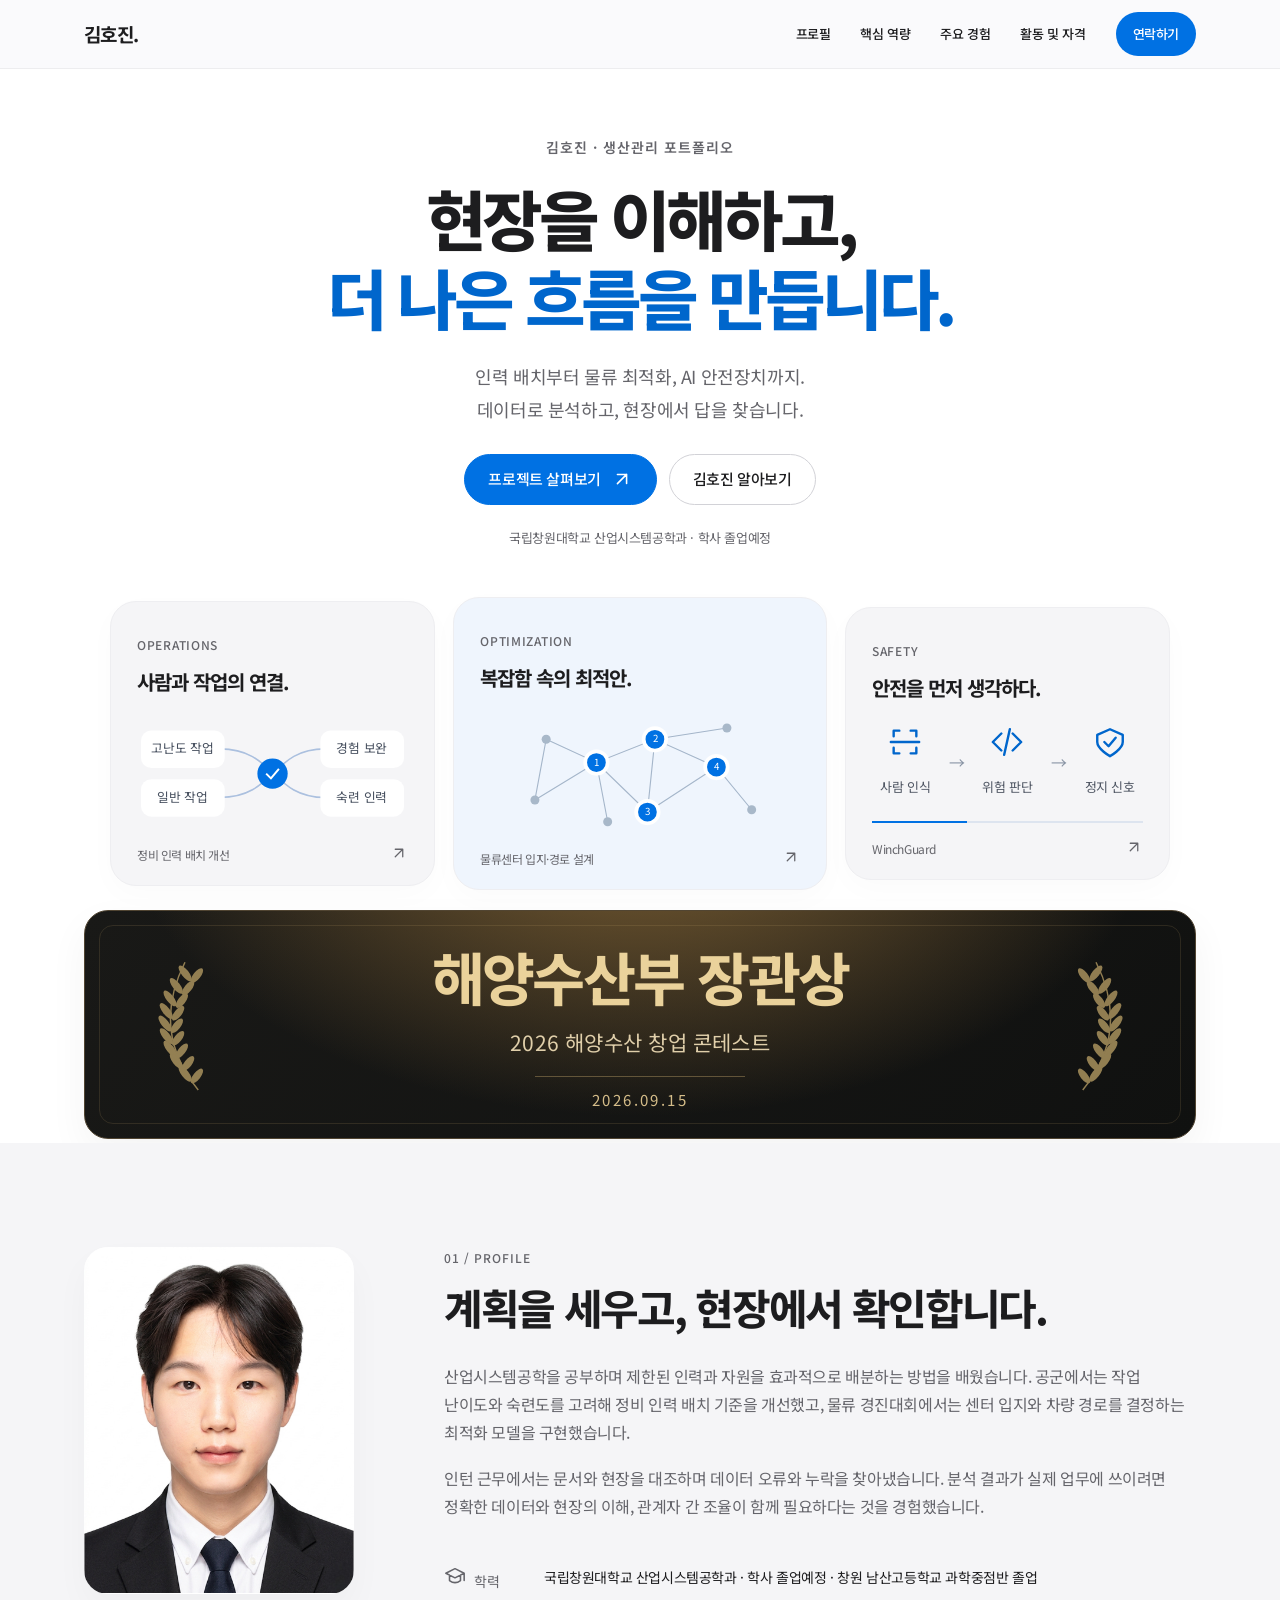
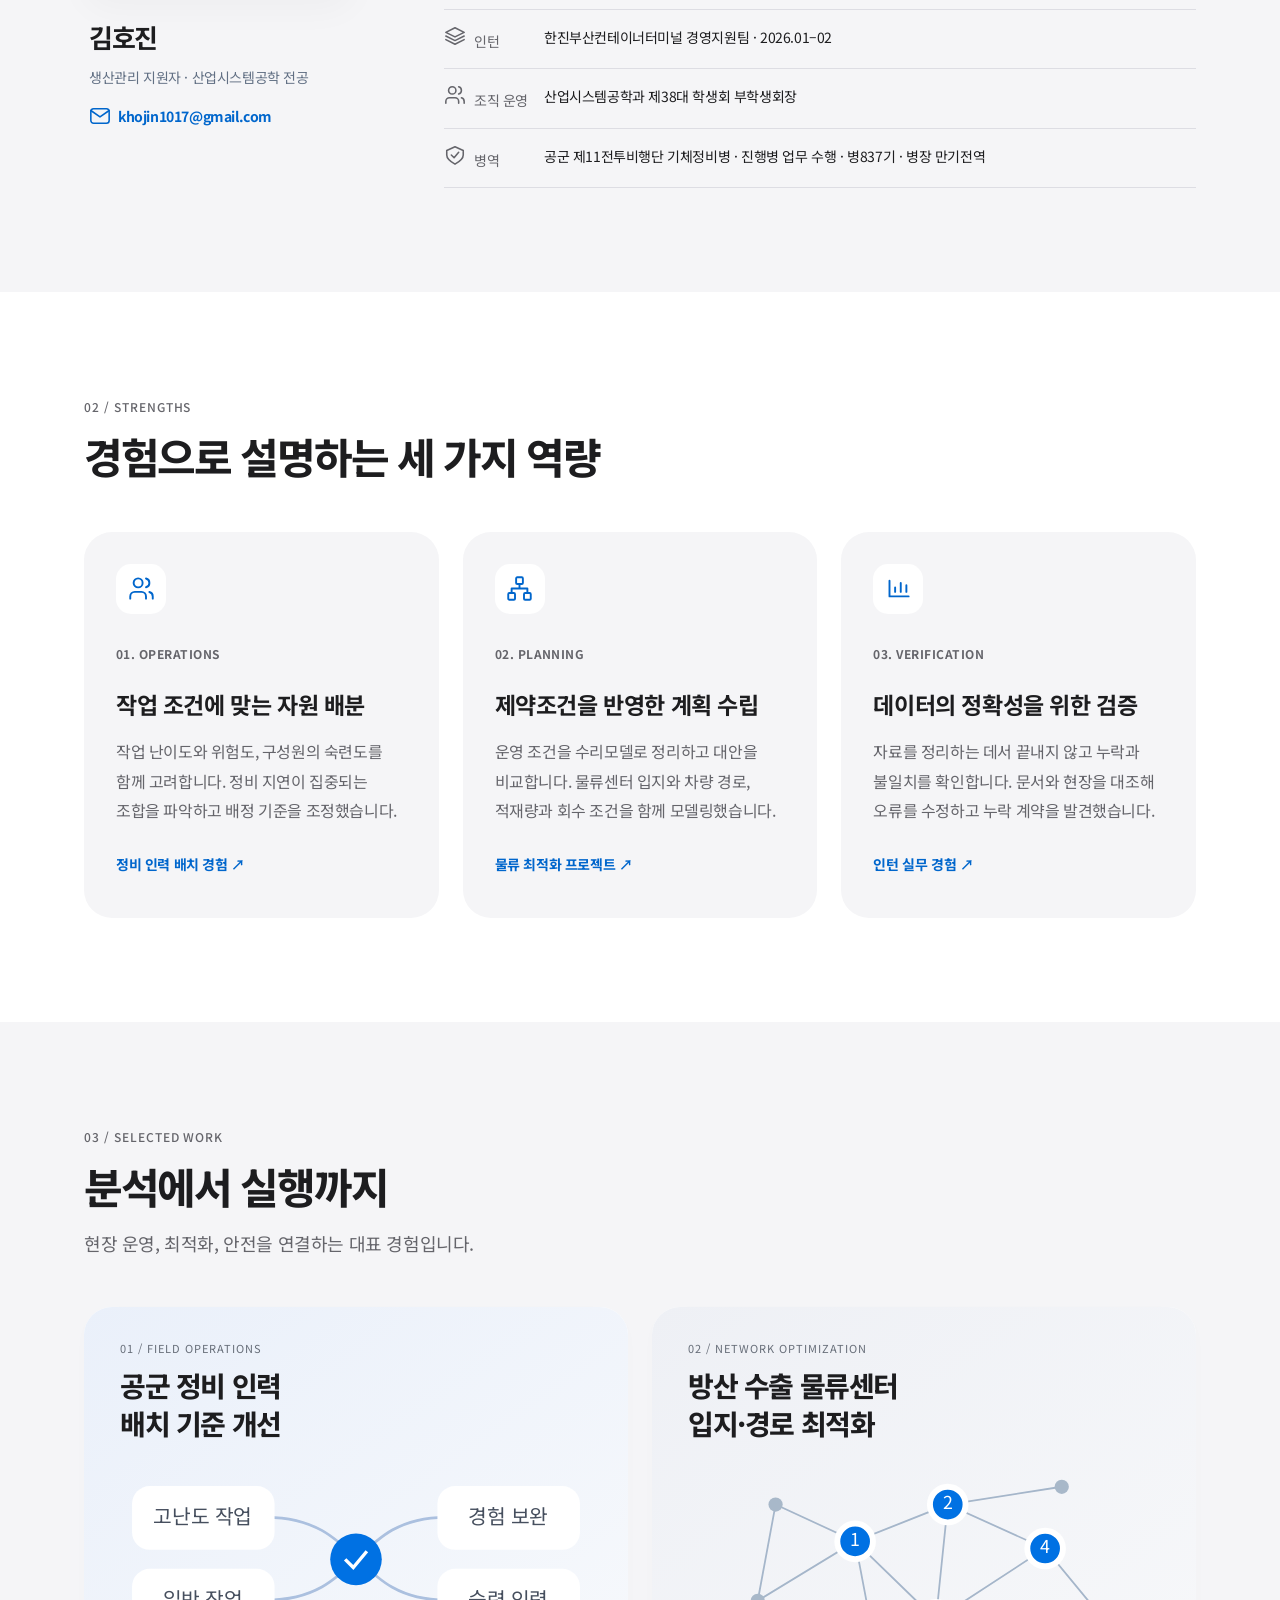
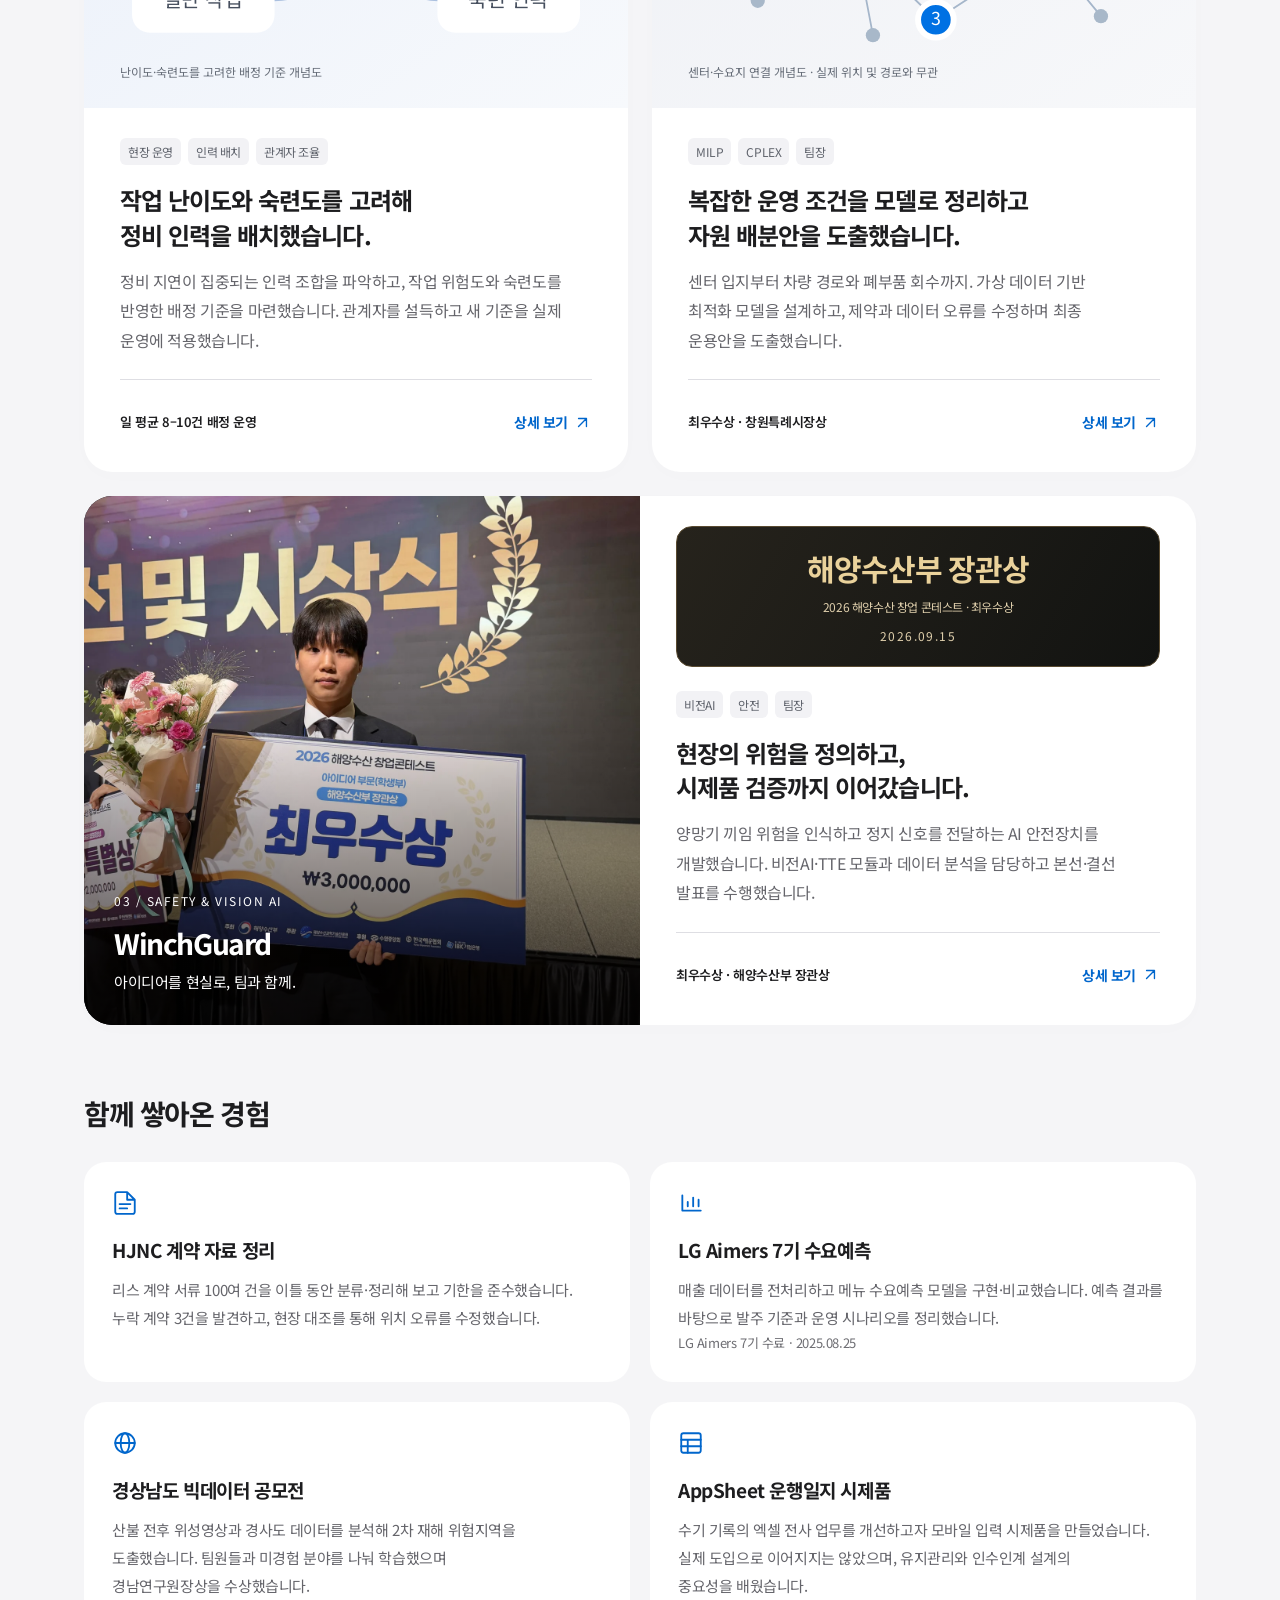
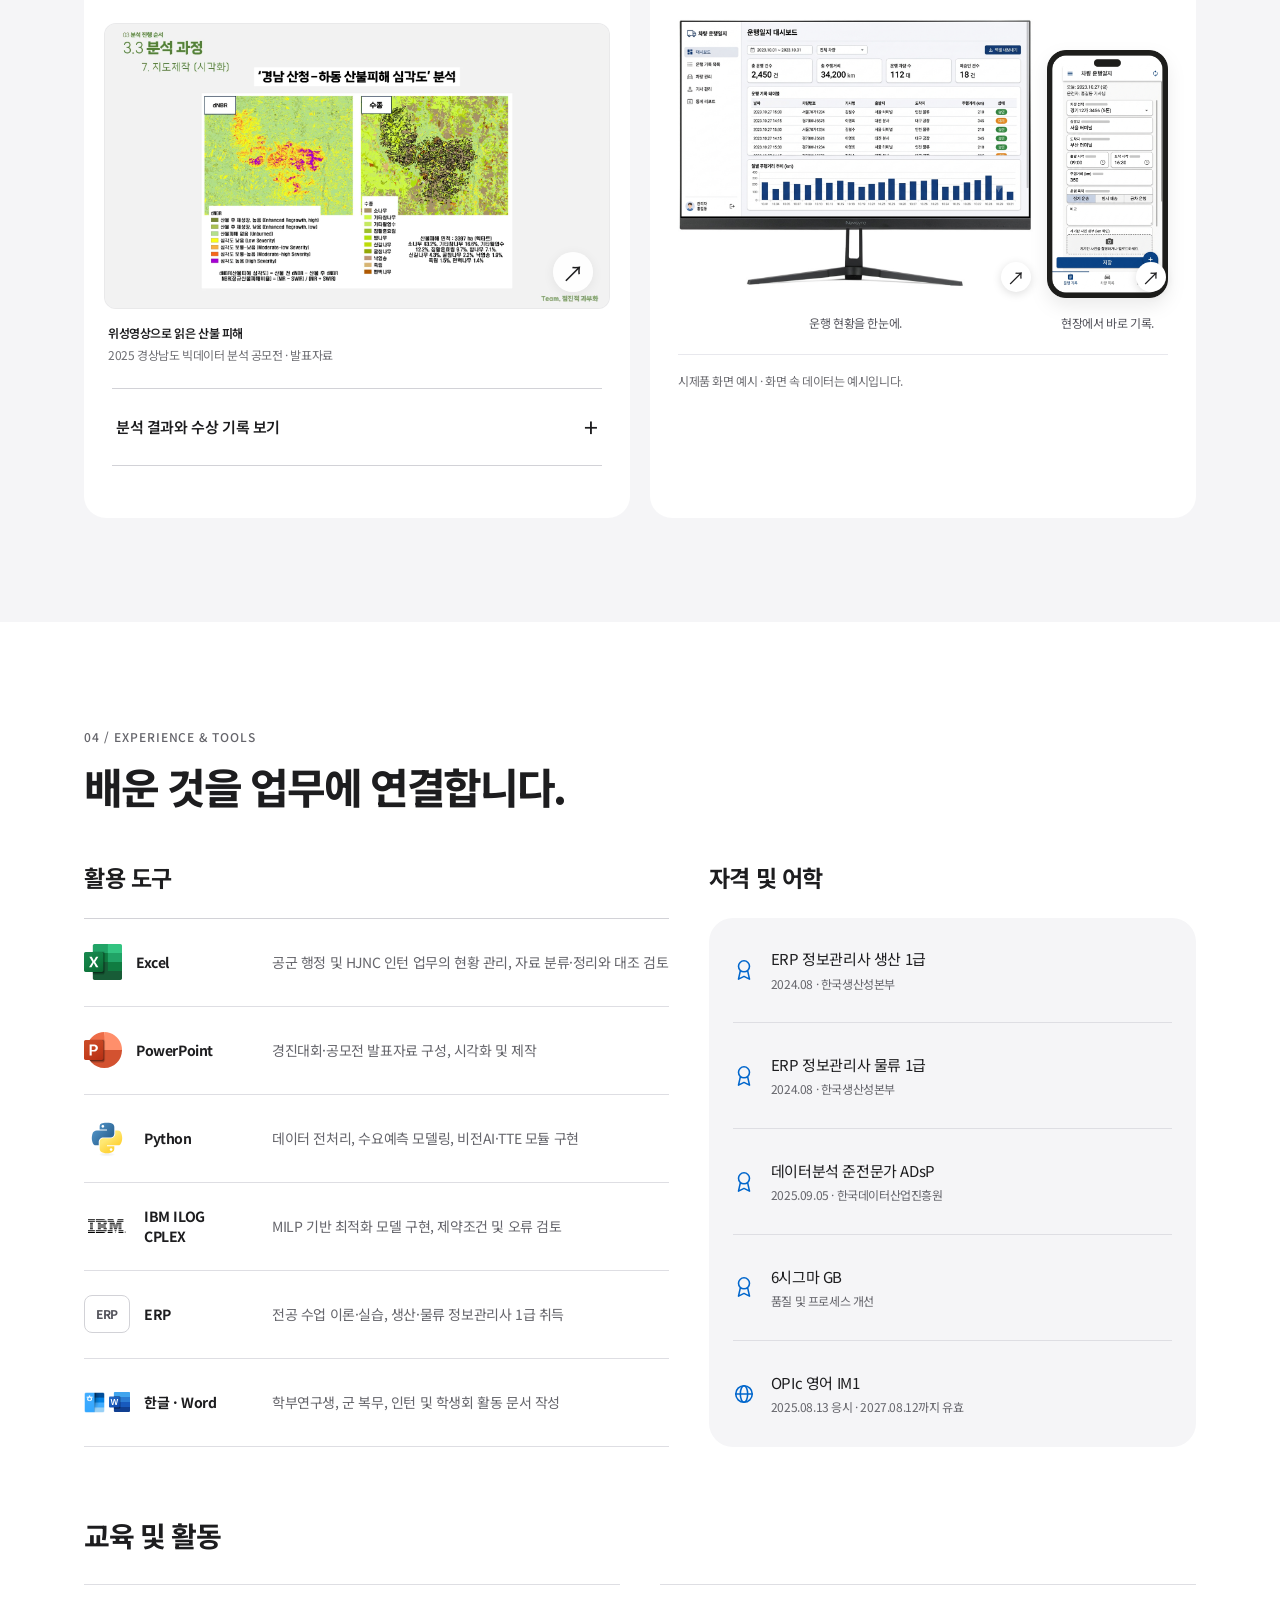
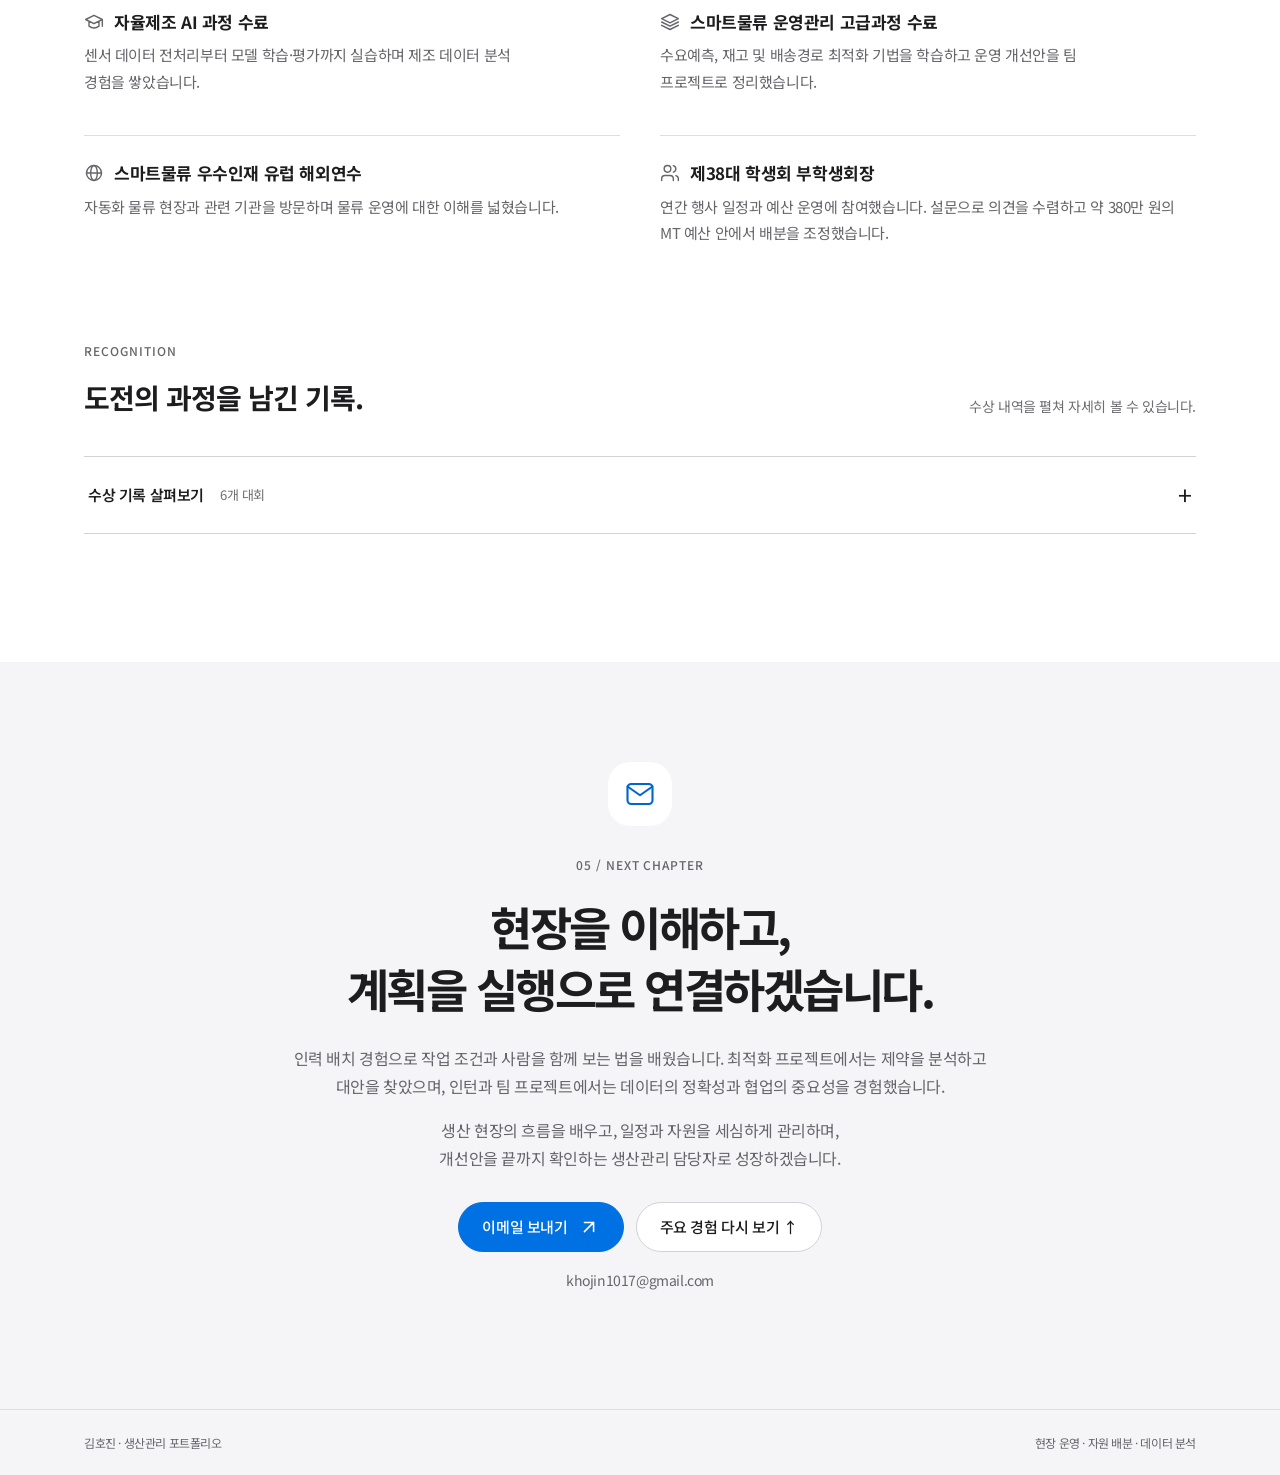
<file: index.html>
<!doctype html><html lang="ko"><head><link rel="apple-touch-icon" href="/apple-touch-icon.png"><meta charset="utf-8"><meta name="viewport" content="width=device-width,initial-scale=1"><title>김호진 | 생산관리 포트폴리오</title><meta name="description" content="현장 인력 배치, 물류 최적화, AI 안전장치 개발 경험을 담은 김호진의 생산관리 포트폴리오"><link rel="icon" href="favicon.svg" type="image/svg+xml"><link rel="stylesheet" href="styles.css?v=cloudfix1"><link rel="stylesheet" href="apple.css?v=cloudfix1"><link rel="stylesheet" href="media.css?v=cloudfix1"><link rel="stylesheet" href="polish.css?v=cloudfix1"><link rel="stylesheet" href="appsheet-gallery.css?v=cloudfix1"><link rel="stylesheet" href="winchguard-readability.css?v=cloudfix1"><link rel="stylesheet" href="home-award.css?v=cloudfix1"></head><body><a class="skip" href="#main">본문으로 이동</a><header><div class="wrap nav"><a class="brand" href="index.html">김호진<span>.</span></a><nav aria-label="주요 메뉴"><a href="#about">프로필</a><a href="#strengths">핵심 역량</a><a href="#projects">주요 경험</a><a href="#credentials">활동 및 자격</a></nav></div></header><main id="main"><div class="hero"><div class="wrap"><div class="hero-grid"><div><div class="eyebrow">PRODUCTION MANAGEMENT</div><h1>현장의 제약을 읽고,<br><em>데이터로 운영을</em><br>개선합니다.</h1><p class="intro">생산관리 직무를 준비하는 <strong>김호진</strong>입니다.<br>인력 배치부터 물류 최적화, AI 안전장치 개발까지.<br>문제를 찾고, 분석하고, 팀과 함께 실행해 왔습니다.</p><div class="buttons"><a class="button primary" href="#projects">주요 경험 보기 <span aria-hidden="true">↗</span></a><a class="button" href="#about">프로필 보기</a></div><p class="hero-meta">국립창원대학교 산업시스템공학과 · 학사 졸업예정</p></div><div class="operation"><div class="diagram-label">MY APPROACH</div><h2>현장에서 시작하는 문제 해결</h2><div class="flow" aria-label="현장 이해, 데이터 분석, 개선 실행 순서"><b>현장 이해</b><i aria-hidden="true">→</i><b>데이터 분석</b><i aria-hidden="true">→</i><b>개선 실행</b></div><p class="flow-caption">사람과 설비, 일정과 자원.<br>운영의 조건을 함께 보고 해법을 찾습니다.</p><a class="award" href="projects/winchguard.html"><div class="award-mark" aria-hidden="true">01</div><div><small>2026 해양수산창업콘테스트 · 아이디어 학생부</small><strong>최우수상 · 해양수산부 장관상</strong><small>WinchGuard / 팀장 · 비전AI 및 데이터 분석 ↗</small></div></a></div></div><div class="summary-strip"><div><small>FIELD OPERATIONS</small><strong>정비 인력 배치 개선</strong></div><div><small>OPTIMIZATION</small><strong>물류 입지·경로 최적화</strong></div><div><small>SAFETY & COLLABORATION</small><strong>AI 안전장치 개발</strong></div></div></div></div><section id="about"><div class="wrap"><div class="section-head"><span class="num">01 / PROFILE</span><div><h2>계획을 세우고,<br>현장에서 확인합니다.</h2></div></div><div class="profile-intro"><img class="profile-photo" src="profile.svg" alt="김호진 프로필 사진" width="152" height="195" loading="lazy"><div><strong>김호진</strong><p>생산관리 지원자 · 산업시스템공학 전공</p><a class="text-link" href="mailto:khojin1017@gmail.com">khojin1017@gmail.com</a></div></div><div class="about-grid"><div><p>산업시스템공학을 공부하며 제한된 인력과 자원을 효과적으로 배분하는 방법을 배웠습니다. 공군에서는 작업 난이도와 숙련도를 고려해 정비 인력 배치 기준을 개선했고, 물류 경진대회에서는 센터 입지와 차량 경로를 결정하는 최적화 모델을 구현했습니다.</p><p>인턴 근무에서는 문서와 현장을 대조하며 데이터 오류와 누락을 찾아냈습니다. 분석 결과가 실제 업무에 쓰이려면 정확한 데이터와 현장의 이해, 관계자 간 조율이 함께 필요하다는 것을 경험했습니다.</p></div><dl class="facts"><div><dt>학력</dt><dd>국립창원대학교 산업시스템공학과<br>학사 졸업예정<br>창원 남산고등학교 과학중점반 졸업</dd></div><div><dt>인턴</dt><dd>한진부산컨테이너터미널 경영지원팀<br>2026.01–02</dd></div><div><dt>조직 운영</dt><dd>산업시스템공학과 제38대 학생회 부학생회장</dd></div><div><dt>병역</dt><dd>공군 제11전투비행단 기체정비병<br>진행병 업무 수행 · 병837기 · 병장 만기전역</dd></div></dl></div></div></section><section class="tint" id="strengths"><div class="wrap"><div class="section-head"><span class="num">02 / STRENGTHS</span><div><h2>경험으로 설명하는 세 가지 역량</h2></div></div><div class="skills-grid"><article class="skill"><small>01. OPERATIONS</small><h3>작업 조건에 맞는 자원 배분</h3><p>작업 난이도와 위험도, 구성원의 숙련도를 함께 고려합니다. 정비 지연이 집중되는 조합을 파악하고 배정 기준을 조정했습니다.</p><a class="text-link" href="projects/airforce.html">정비 인력 배치 경험 ↗</a></article><article class="skill"><small>02. PLANNING</small><h3>제약조건을 반영한 계획 수립</h3><p>운영 조건을 수리모델로 정리하고 대안을 비교합니다. 물류센터 입지와 차량 경로, 적재량과 회수 조건을 함께 모델링했습니다.</p><a class="text-link" href="projects/logistics.html">물류 최적화 프로젝트 ↗</a></article><article class="skill"><small>03. VERIFICATION</small><h3>데이터의 정확성을 위한 검증</h3><p>자료를 정리하는 데서 끝내지 않고 누락과 불일치를 확인합니다. 문서와 현장을 대조해 오류를 수정하고 누락 계약을 발견했습니다.</p><a class="text-link" href="#support">인턴 실무 경험 ↗</a></article></div></div></section><section id="projects"><div class="wrap"><div class="section-head"><span class="num">03 / SELECTED WORK</span><div><h2>분석에서 실행까지</h2><p>현장 운영, 최적화, 안전을 연결하는 대표 경험입니다.</p></div></div><div id="project-list"></div><h3 class="subhead" id="support">함께 쌓아온 경험</h3><div id="support-list" class="support-grid"></div></div></section><section class="tint" id="credentials"><div class="wrap"><div class="section-head"><span class="num">04 / EXPERIENCE & TOOLS</span><div><h2>배운 것을 업무에 연결합니다.</h2></div></div><div class="credentials"><div><h3>활용 도구</h3><div id="tools"></div></div><div><h3>자격 및 어학</h3><ul class="cert-list"><li>ERP 정보관리사 생산 1급<small>생산 관리</small></li><li>ERP 정보관리사 물류 1급<small>물류 관리</small></li><li>데이터분석 준전문가 ADsP<small>데이터 분석</small></li><li>6시그마 GB<small>품질 및 프로세스 개선</small></li><li>OPIc 영어 IM1<small>영어 말하기</small></li></ul></div></div><h3 class="subhead">교육 및 활동</h3><div id="activities" class="activity-list"></div></div></section><section class="closing" id="closing"><div class="wrap"><span class="num">05 / NEXT CHAPTER</span><h2>현장을 이해하고,<br>계획을 실행으로 연결하겠습니다.</h2><p>인력 배치 경험으로 작업 조건과 사람을 함께 보는 법을 배웠습니다. 최적화 프로젝트에서는 제약을 분석하고 대안을 찾았으며, 인턴과 팀 프로젝트에서는 데이터의 정확성과 협업의 중요성을 경험했습니다.</p><p>생산 현장의 흐름을 배우고, 일정과 자원을 세심하게 관리하며,<br>개선안을 끝까지 확인하는 생산관리 담당자로 성장하겠습니다.</p><div class="buttons"><a class="button" href="mailto:khojin1017@gmail.com">이메일 보내기 ↗</a><a class="button" href="#projects">주요 경험 다시 보기 ↑</a></div><p class="contact-email">khojin1017@gmail.com</p></div></section></main><footer><div class="wrap footer-row"><span>김호진 · 생산관리 포트폴리오</span><span>현장 운영 · 자원 배분 · 데이터 분석</span></div></footer><script data-cfasync="false" src="content.js?v=cloudfix1"></script><script data-cfasync="false" src="design.js?v=cloudfix1"></script><script data-cfasync="false" src="media.js?v=cloudfix1"></script><script data-cfasync="false" src="polish.js?v=cloudfix1"></script><script data-cfasync="false" src="appsheet-gallery.js?v=cloudfix1"></script><script data-cfasync="false" src="home-award.js?v=cloudfix1"></script></body></html>
</file>
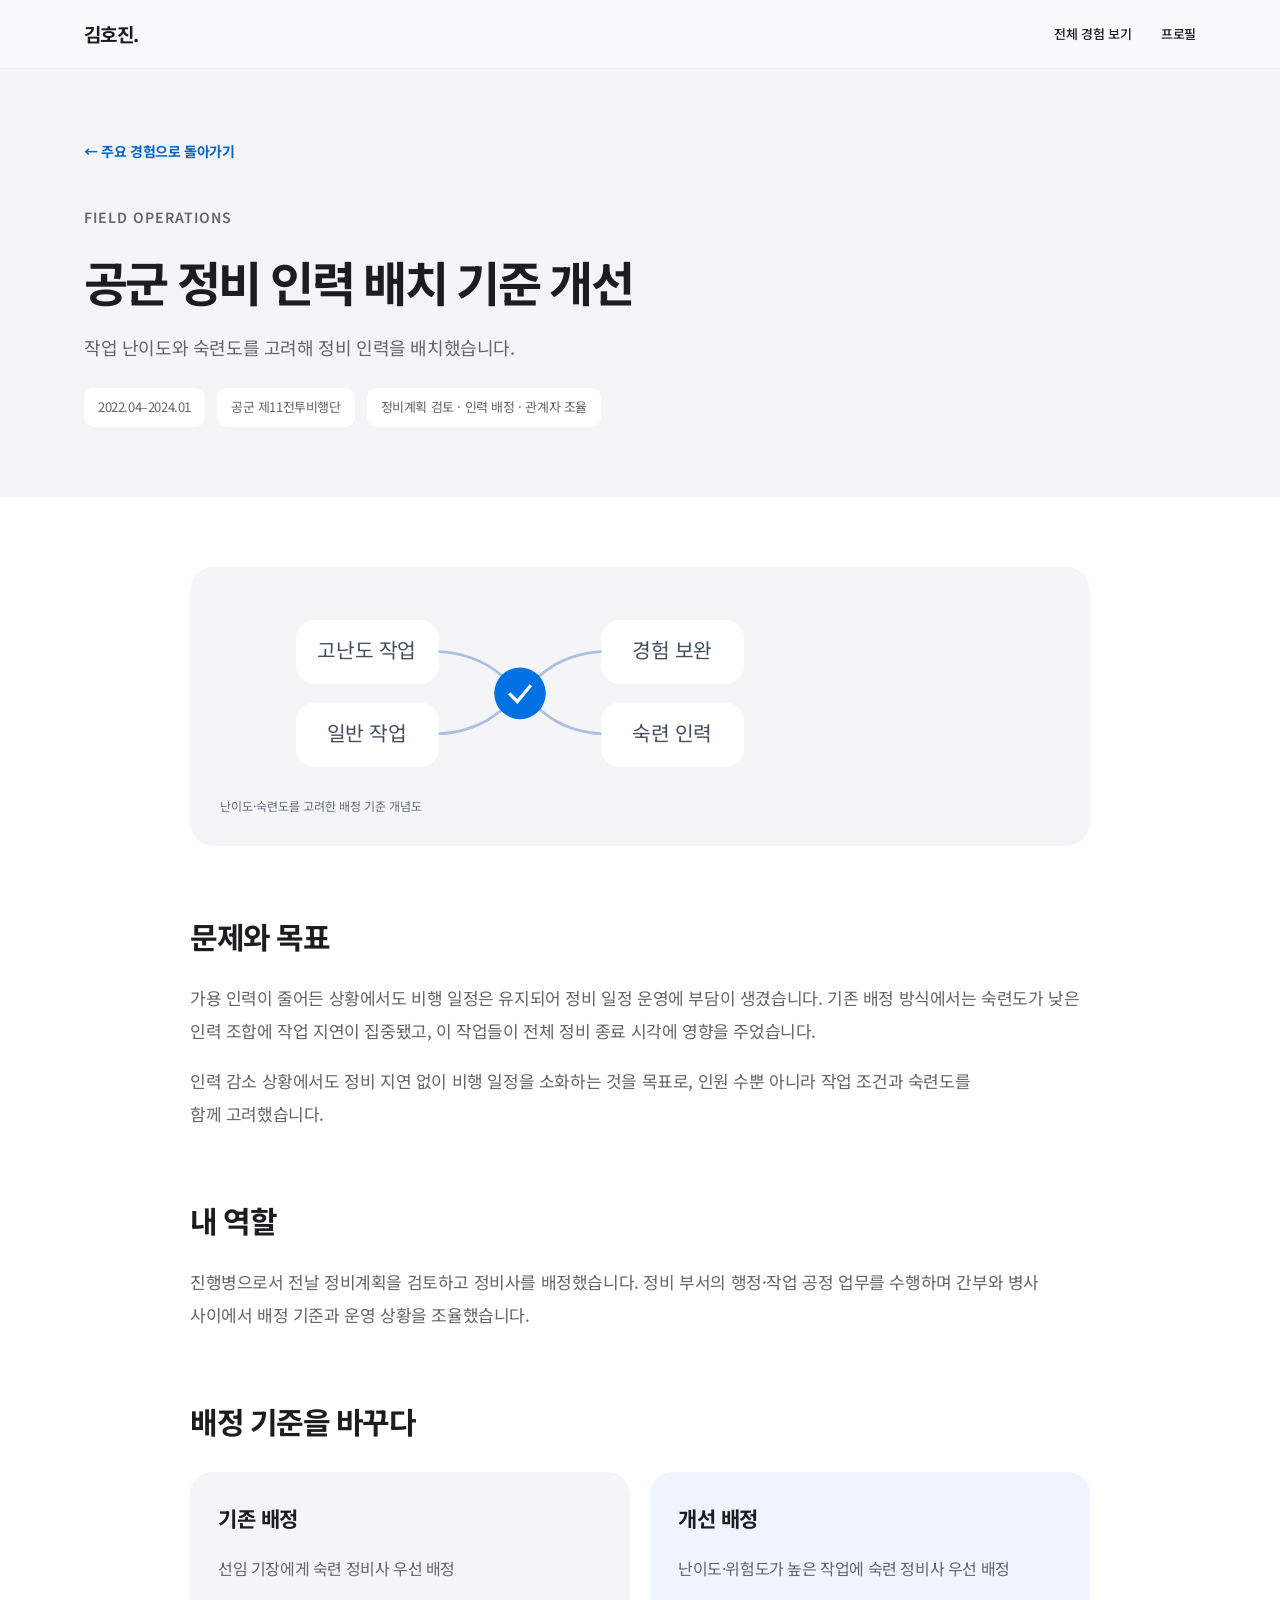
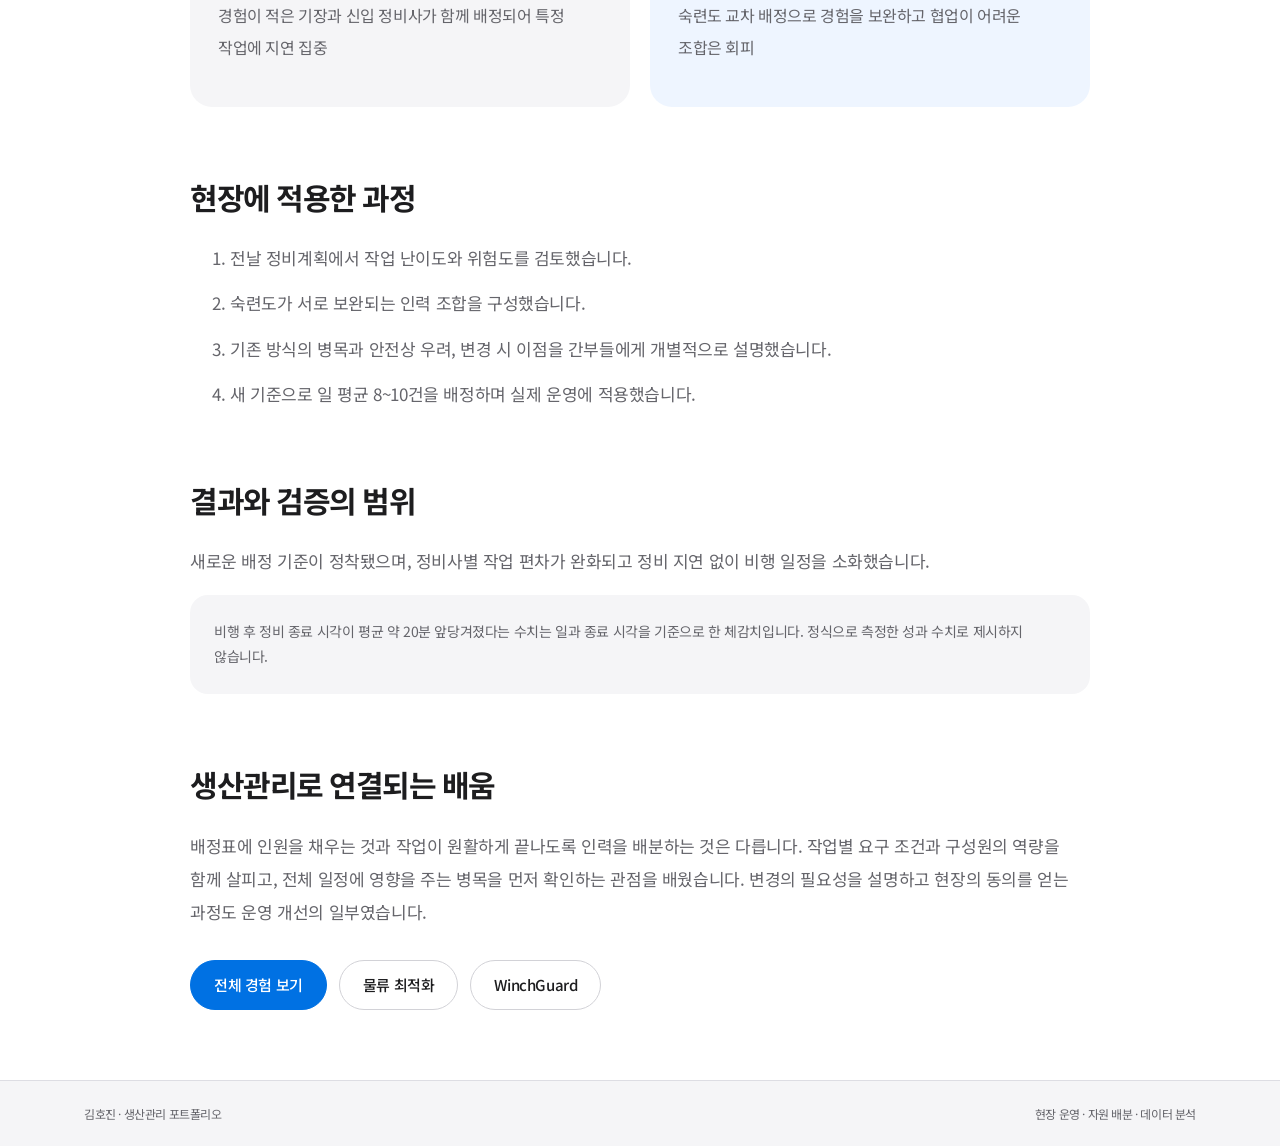
<file: projects/airforce.html>
<!doctype html><html lang="ko"><head><meta charset="utf-8"><meta name="viewport" content="width=device-width,initial-scale=1"><title>공군 정비 인력 배치 기준 개선 | 김호진</title><meta name="description" content="작업 난이도와 숙련도를 고려해 정비 인력을 배치했습니다."><link rel="icon" href="../favicon.svg" type="image/svg+xml"><link rel="stylesheet" href="../styles.css?v=cloudfix1"><link rel="stylesheet" href="../apple.css?v=cloudfix1"><link rel="stylesheet" href="../media.css?v=cloudfix1"><link rel="stylesheet" href="../polish.css?v=cloudfix1"></head><body><a class="skip" href="#main">본문으로 이동</a><header><div class="wrap nav"><a class="brand" href="../index.html">김호진<span>.</span></a><nav aria-label="주요 메뉴"><a href="../index.html#projects">전체 경험 보기</a><a href="../index.html#about">프로필</a></nav></div></header><main id="main"><div class="detail-hero"><div class="wrap"><a class="text-link" href="../index.html#projects">← 주요 경험으로 돌아가기</a><div class="eyebrow" style="margin-top:32px">FIELD OPERATIONS</div><h1>공군 정비 인력 배치 기준 개선</h1><p class="intro">작업 난이도와 숙련도를 고려해 정비 인력을 배치했습니다.</p><div class="detail-meta"><span>2022.04–2024.01</span><span>공군 제11전투비행단</span><span>정비계획 검토 · 인력 배정 · 관계자 조율</span></div></div></div><article class="detail-wrap">
<h2>문제와 목표</h2><p>가용 인력이 줄어든 상황에서도 비행 일정은 유지되어 정비 일정 운영에 부담이 생겼습니다. 기존 배정 방식에서는 숙련도가 낮은 인력 조합에 작업 지연이 집중됐고, 이 작업들이 전체 정비 종료 시각에 영향을 주었습니다.</p><p>인력 감소 상황에서도 정비 지연 없이 비행 일정을 소화하는 것을 목표로, 인원 수뿐 아니라 작업 조건과 숙련도를 함께 고려했습니다.</p>
<h2>내 역할</h2><p>진행병으로서 전날 정비계획을 검토하고 정비사를 배정했습니다. 정비 부서의 행정·작업 공정 업무를 수행하며 간부와 병사 사이에서 배정 기준과 운영 상황을 조율했습니다.</p>
<h2>배정 기준을 바꾸다</h2><div class="compare"><div><h3>기존 배정</h3><p>선임 기장에게 숙련 정비사 우선 배정</p><p>경험이 적은 기장과 신입 정비사가 함께 배정되어 특정 작업에 지연 집중</p></div><div><h3>개선 배정</h3><p>난이도·위험도가 높은 작업에 숙련 정비사 우선 배정</p><p>숙련도 교차 배정으로 경험을 보완하고 협업이 어려운 조합은 회피</p></div></div>
<h2>현장에 적용한 과정</h2><ol><li>전날 정비계획에서 작업 난이도와 위험도를 검토했습니다.</li><li>숙련도가 서로 보완되는 인력 조합을 구성했습니다.</li><li>기존 방식의 병목과 안전상 우려, 변경 시 이점을 간부들에게 개별적으로 설명했습니다.</li><li>새 기준으로 일 평균 8~10건을 배정하며 실제 운영에 적용했습니다.</li></ol>
<h2>결과와 검증의 범위</h2><p>새로운 배정 기준이 정착됐으며, 정비사별 작업 편차가 완화되고 정비 지연 없이 비행 일정을 소화했습니다.</p><div class="note">비행 후 정비 종료 시각이 평균 약 20분 앞당겨졌다는 수치는 일과 종료 시각을 기준으로 한 체감치입니다. 정식으로 측정한 성과 수치로 제시하지 않습니다.</div>
<h2>생산관리로 연결되는 배움</h2><p>배정표에 인원을 채우는 것과 작업이 원활하게 끝나도록 인력을 배분하는 것은 다릅니다. 작업별 요구 조건과 구성원의 역량을 함께 살피고, 전체 일정에 영향을 주는 병목을 먼저 확인하는 관점을 배웠습니다. 변경의 필요성을 설명하고 현장의 동의를 얻는 과정도 운영 개선의 일부였습니다.</p><div class="buttons"><a class="button primary" href="../index.html#projects">전체 경험 보기</a><a class="button" href="logistics.html">물류 최적화</a><a class="button" href="winchguard.html">WinchGuard</a></div></article></main><footer><div class="wrap footer-row"><span>김호진 · 생산관리 포트폴리오</span><span>현장 운영 · 자원 배분 · 데이터 분석</span></div></footer><script data-cfasync="false" src="../design.js?v=cloudfix1"></script><script data-cfasync="false" src="../media.js?v=cloudfix1"></script><script data-cfasync="false" src="../polish.js?v=cloudfix1"></script></body></html>
</file>
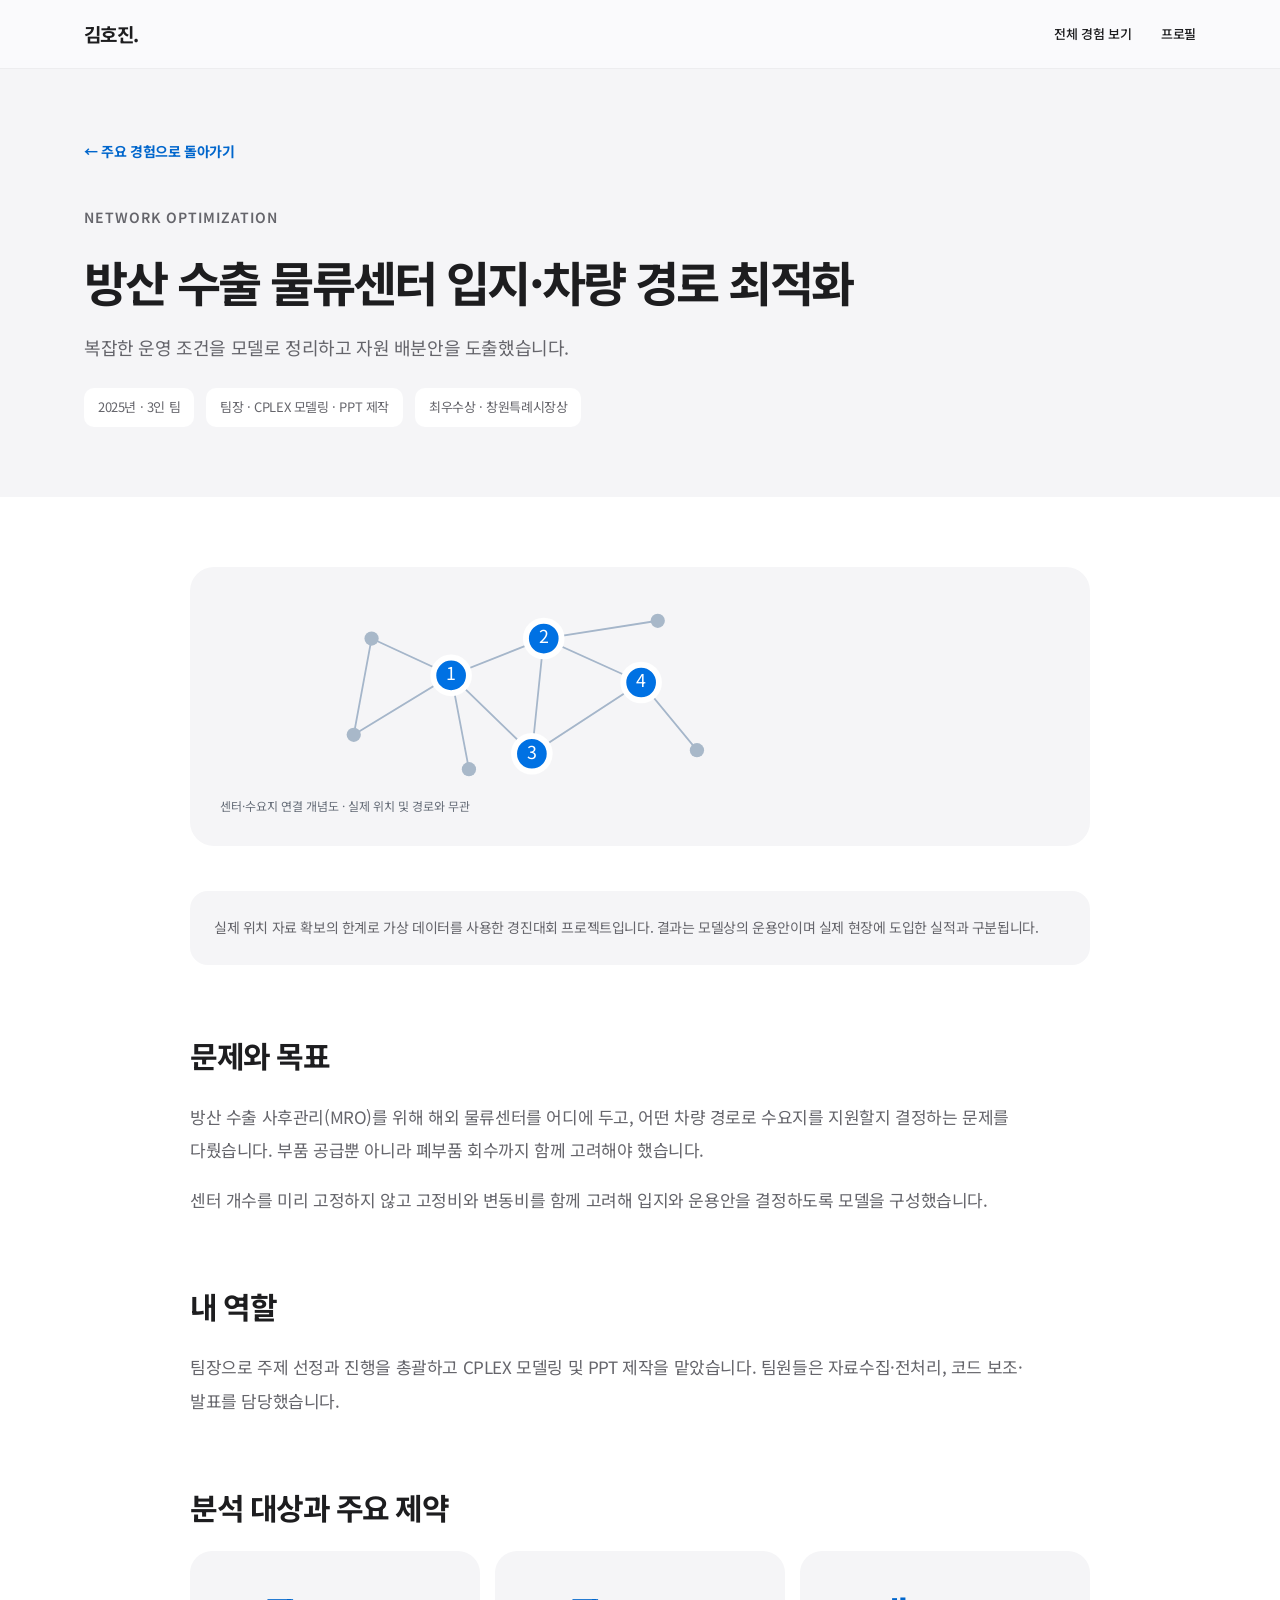
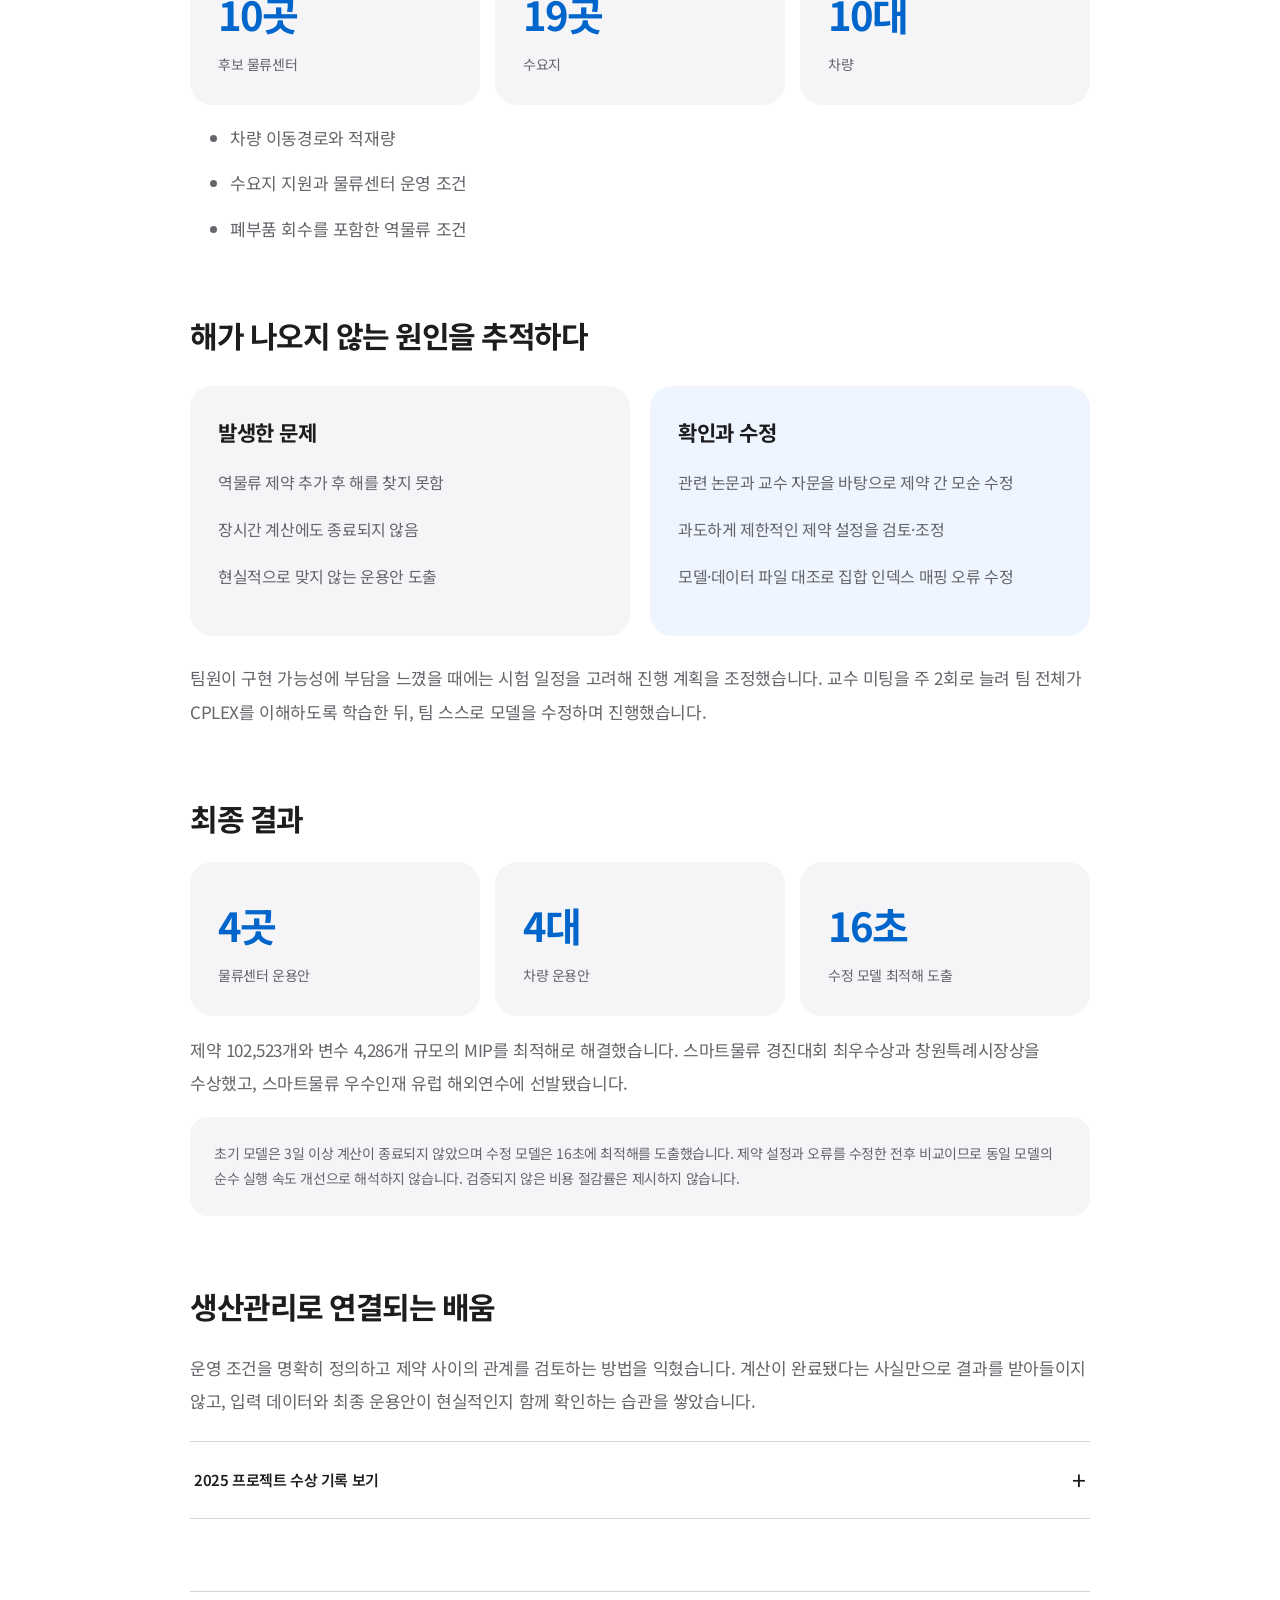
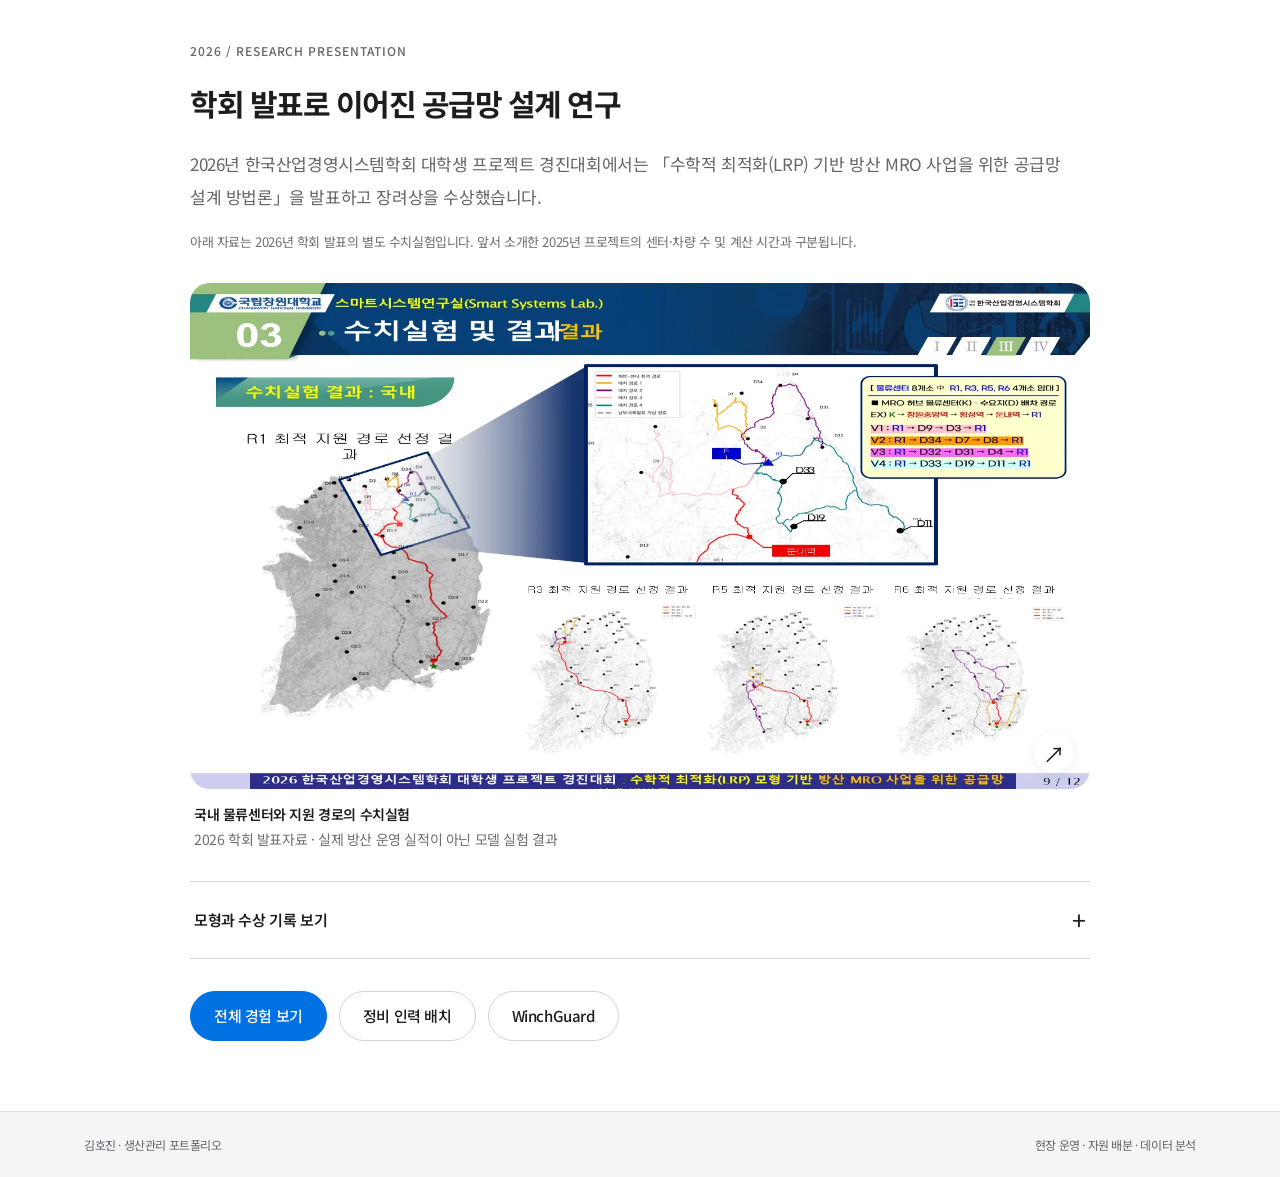
<file: projects/logistics.html>
<!doctype html><html lang="ko"><head><meta charset="utf-8"><meta name="viewport" content="width=device-width,initial-scale=1"><title>방산 수출 물류센터 입지·차량 경로 최적화 | 김호진</title><meta name="description" content="복잡한 운영 조건을 모델로 정리하고 자원 배분안을 도출했습니다."><link rel="icon" href="../favicon.svg" type="image/svg+xml"><link rel="stylesheet" href="../styles.css?v=cloudfix1"><link rel="stylesheet" href="../apple.css?v=cloudfix1"><link rel="stylesheet" href="../media.css?v=cloudfix1"><link rel="stylesheet" href="../polish.css?v=cloudfix1"></head><body><a class="skip" href="#main">본문으로 이동</a><header><div class="wrap nav"><a class="brand" href="../index.html">김호진<span>.</span></a><nav aria-label="주요 메뉴"><a href="../index.html#projects">전체 경험 보기</a><a href="../index.html#about">프로필</a></nav></div></header><main id="main"><div class="detail-hero"><div class="wrap"><a class="text-link" href="../index.html#projects">← 주요 경험으로 돌아가기</a><div class="eyebrow" style="margin-top:32px">NETWORK OPTIMIZATION</div><h1>방산 수출 물류센터 입지·차량 경로 최적화</h1><p class="intro">복잡한 운영 조건을 모델로 정리하고 자원 배분안을 도출했습니다.</p><div class="detail-meta"><span>2025년 · 3인 팀</span><span>팀장 · CPLEX 모델링 · PPT 제작</span><span>최우수상 · 창원특례시장상</span></div></div></div><article class="detail-wrap">
<div class="note">실제 위치 자료 확보의 한계로 가상 데이터를 사용한 경진대회 프로젝트입니다. 결과는 모델상의 운용안이며 실제 현장에 도입한 실적과 구분됩니다.</div>
<h2>문제와 목표</h2><p>방산 수출 사후관리(MRO)를 위해 해외 물류센터를 어디에 두고, 어떤 차량 경로로 수요지를 지원할지 결정하는 문제를 다뤘습니다. 부품 공급뿐 아니라 폐부품 회수까지 함께 고려해야 했습니다.</p><p>센터 개수를 미리 고정하지 않고 고정비와 변동비를 함께 고려해 입지와 운용안을 결정하도록 모델을 구성했습니다.</p>
<h2>내 역할</h2><p>팀장으로 주제 선정과 진행을 총괄하고 CPLEX 모델링 및 PPT 제작을 맡았습니다. 팀원들은 자료수집·전처리, 코드 보조·발표를 담당했습니다.</p>
<h2>분석 대상과 주요 제약</h2><div class="results"><div><strong>10곳</strong><span>후보 물류센터</span></div><div><strong>19곳</strong><span>수요지</span></div><div><strong>10대</strong><span>차량</span></div></div><ul><li>차량 이동경로와 적재량</li><li>수요지 지원과 물류센터 운영 조건</li><li>폐부품 회수를 포함한 역물류 조건</li></ul>
<h2>해가 나오지 않는 원인을 추적하다</h2><div class="compare"><div><h3>발생한 문제</h3><p>역물류 제약 추가 후 해를 찾지 못함</p><p>장시간 계산에도 종료되지 않음</p><p>현실적으로 맞지 않는 운용안 도출</p></div><div><h3>확인과 수정</h3><p>관련 논문과 교수 자문을 바탕으로 제약 간 모순 수정</p><p>과도하게 제한적인 제약 설정을 검토·조정</p><p>모델·데이터 파일 대조로 집합 인덱스 매핑 오류 수정</p></div></div><p>팀원이 구현 가능성에 부담을 느꼈을 때에는 시험 일정을 고려해 진행 계획을 조정했습니다. 교수 미팅을 주 2회로 늘려 팀 전체가 CPLEX를 이해하도록 학습한 뒤, 팀 스스로 모델을 수정하며 진행했습니다.</p>
<h2>최종 결과</h2><div class="results"><div><strong>4곳</strong><span>물류센터 운용안</span></div><div><strong>4대</strong><span>차량 운용안</span></div><div><strong>16초</strong><span>수정 모델 최적해 도출</span></div></div><p>제약 102,523개와 변수 4,286개 규모의 MIP를 최적해로 해결했습니다. 스마트물류 경진대회 최우수상과 창원특례시장상을 수상했고, 스마트물류 우수인재 유럽 해외연수에 선발됐습니다.</p><div class="note">초기 모델은 3일 이상 계산이 종료되지 않았으며 수정 모델은 16초에 최적해를 도출했습니다. 제약 설정과 오류를 수정한 전후 비교이므로 동일 모델의 순수 실행 속도 개선으로 해석하지 않습니다. 검증되지 않은 비용 절감률은 제시하지 않습니다.</div>
<h2>생산관리로 연결되는 배움</h2><p>운영 조건을 명확히 정의하고 제약 사이의 관계를 검토하는 방법을 익혔습니다. 계산이 완료됐다는 사실만으로 결과를 받아들이지 않고, 입력 데이터와 최종 운용안이 현실적인지 함께 확인하는 습관을 쌓았습니다.</p><div class="buttons"><a class="button primary" href="../index.html#projects">전체 경험 보기</a><a class="button" href="airforce.html">정비 인력 배치</a><a class="button" href="winchguard.html">WinchGuard</a></div></article></main><footer><div class="wrap footer-row"><span>김호진 · 생산관리 포트폴리오</span><span>현장 운영 · 자원 배분 · 데이터 분석</span></div></footer><script data-cfasync="false" src="../design.js?v=cloudfix1"></script><script data-cfasync="false" src="../media.js?v=cloudfix1"></script><script data-cfasync="false" src="../polish.js?v=cloudfix1"></script></body></html>
</file>
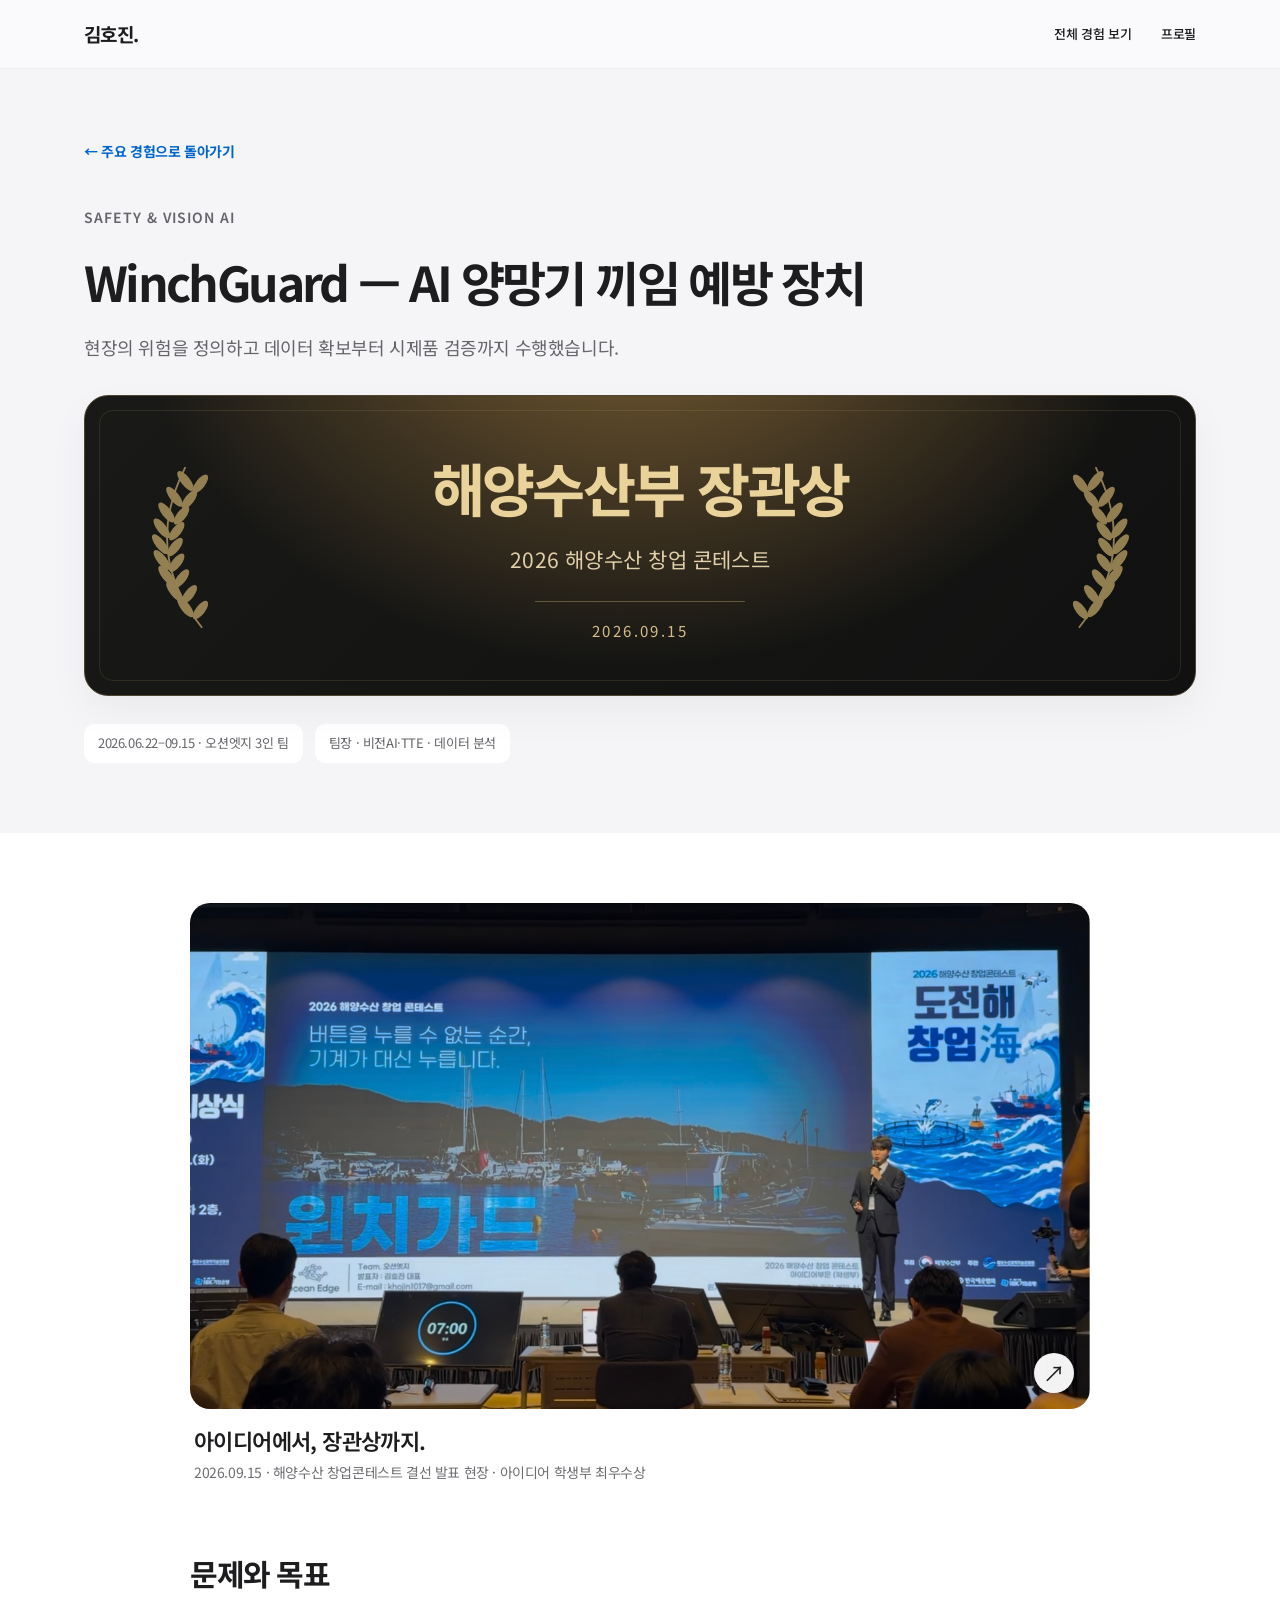
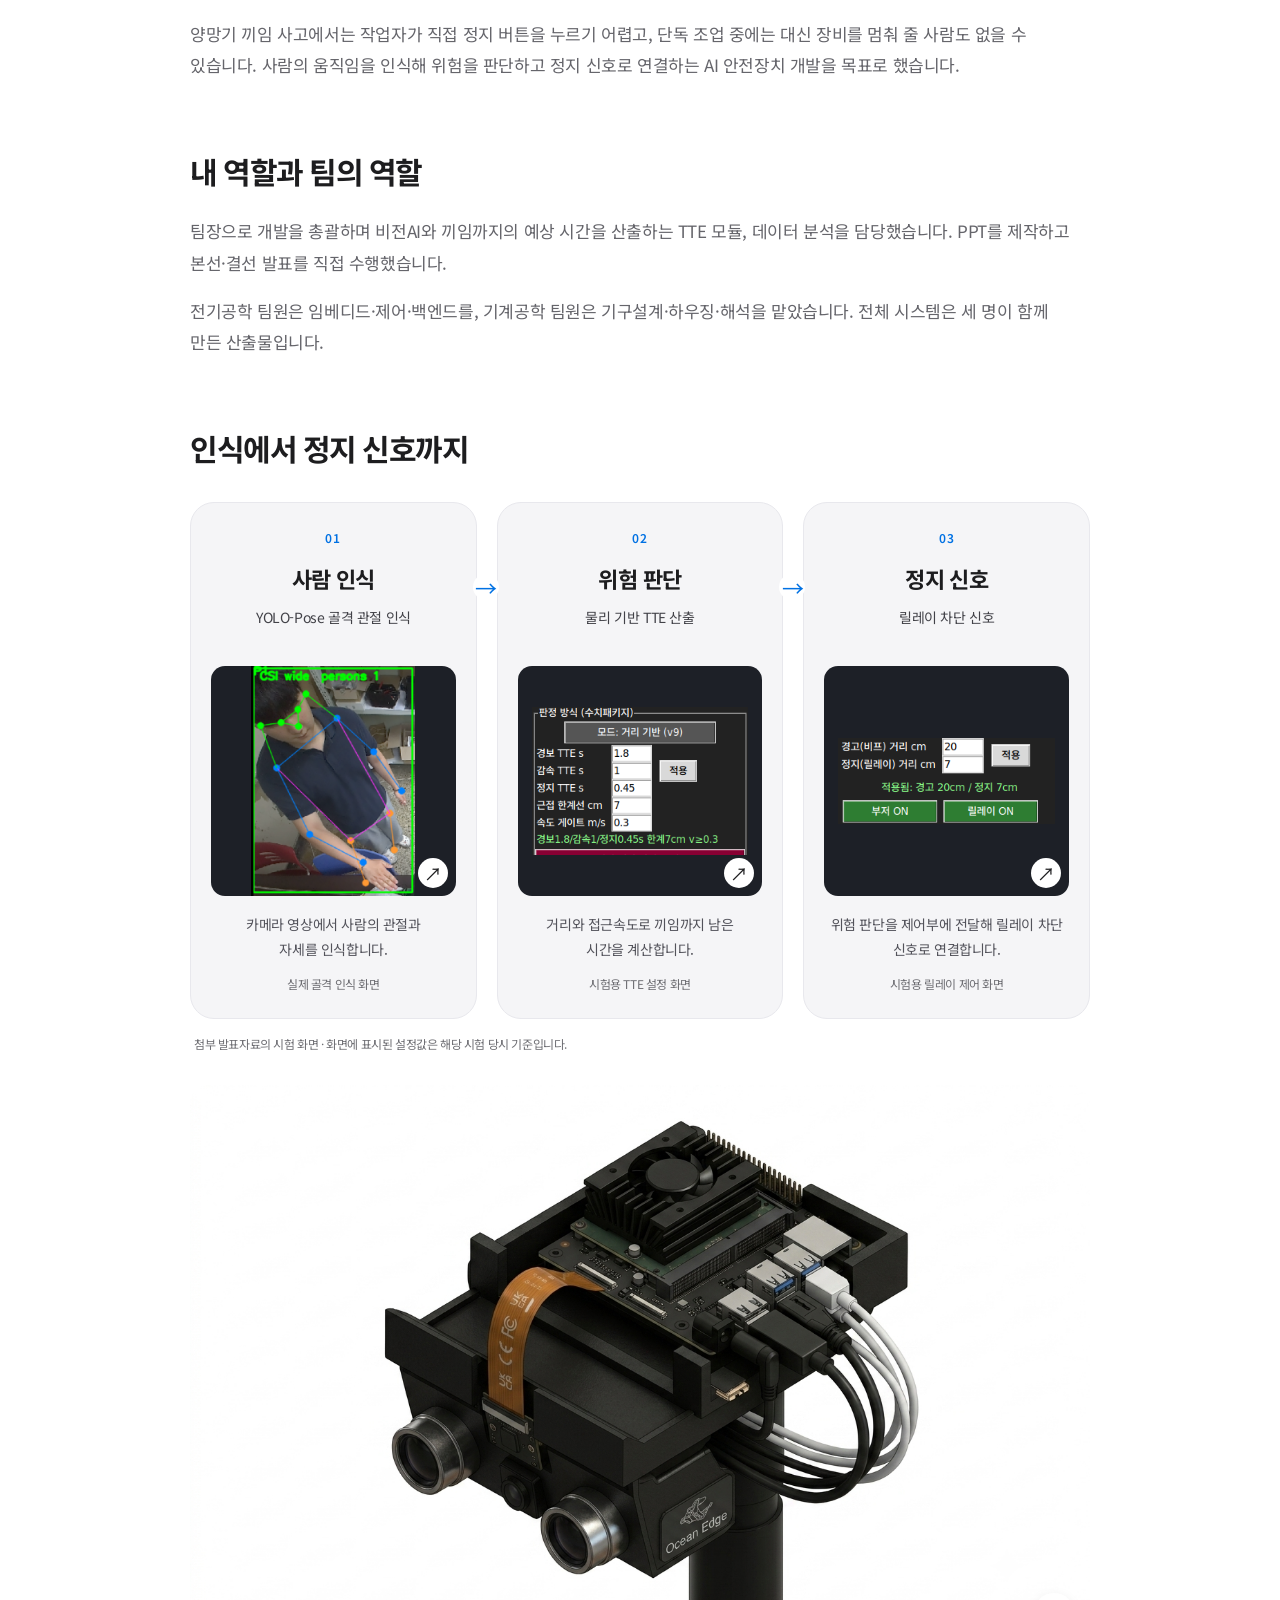
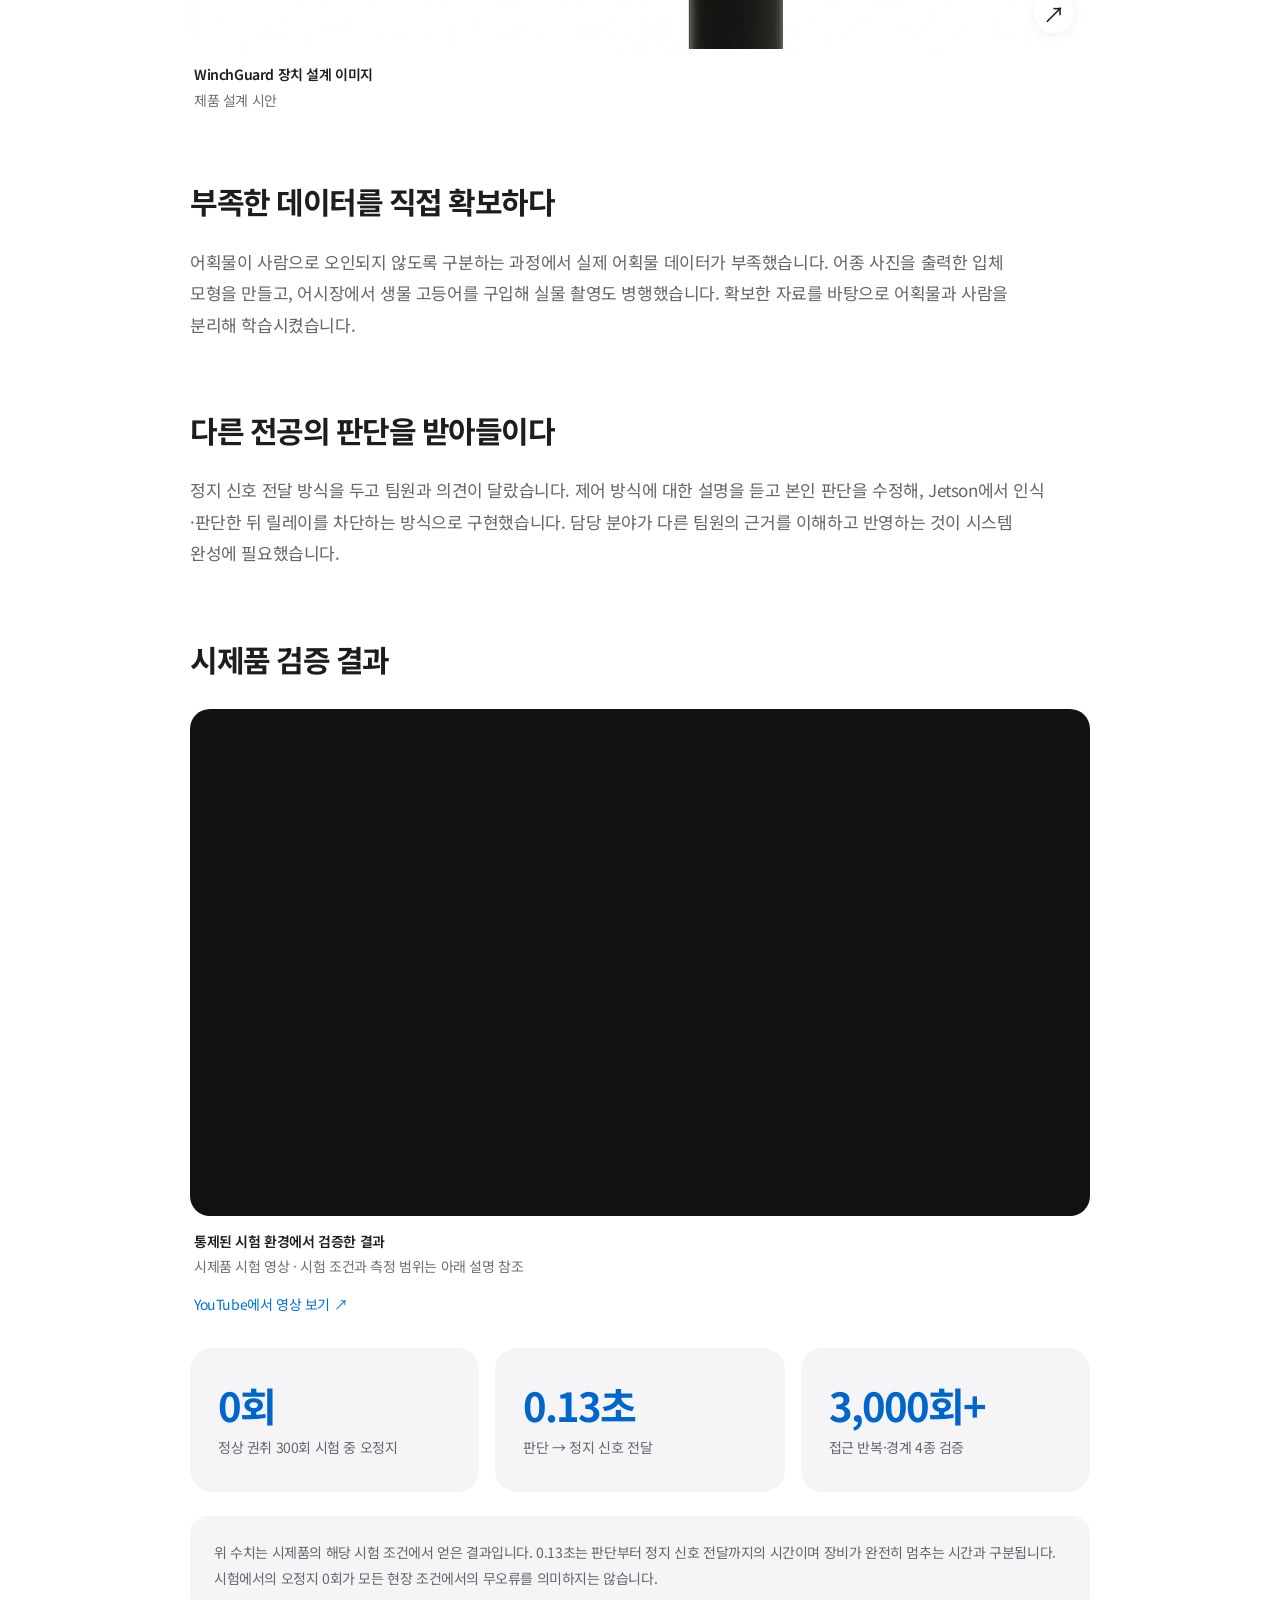
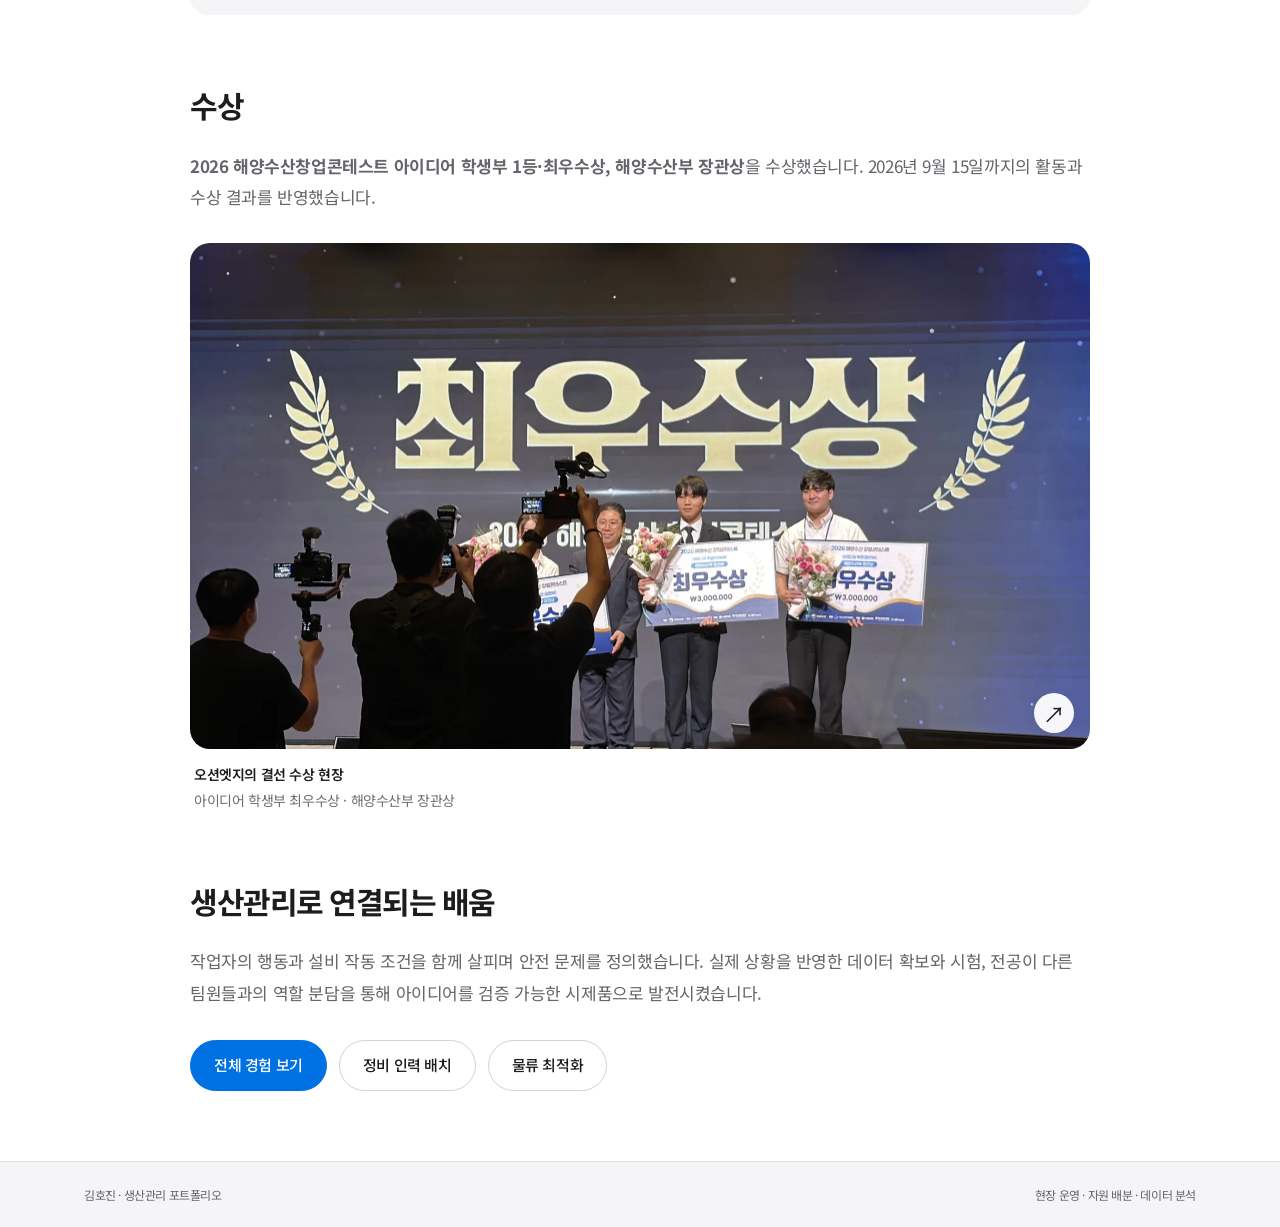
<file: projects/winchguard.html>
<!doctype html><html lang="ko"><head><meta charset="utf-8"><meta name="viewport" content="width=device-width,initial-scale=1"><title>WinchGuard — AI 양망기 끼임 예방 장치 | 김호진</title><meta name="description" content="현장의 위험을 정의하고 데이터 확보부터 시제품 검증까지 수행했습니다."><link rel="icon" href="../favicon.svg" type="image/svg+xml"><link rel="stylesheet" href="../styles.css?v=cloudfix1"><link rel="stylesheet" href="../apple.css?v=cloudfix1"><link rel="stylesheet" href="../media.css?v=presentation1"><link rel="stylesheet" href="../winchguard-update.css?v=cloudfix1"><link rel="stylesheet" href="../polish.css?v=cloudfix1"><link rel="stylesheet" href="../winchguard-readability.css?v=cloudfix1"></head><body class="winchguard-page"><a class="skip" href="#main">본문으로 이동</a><header><div class="wrap nav"><a class="brand" href="../index.html">김호진<span>.</span></a><nav aria-label="주요 메뉴"><a href="../index.html#projects">전체 경험 보기</a><a href="../index.html#about">프로필</a></nav></div></header><main id="main"><div class="detail-hero"><div class="wrap"><a class="text-link" href="../index.html#projects">← 주요 경험으로 돌아가기</a><div class="eyebrow" style="margin-top:32px">SAFETY & VISION AI</div><h1>WinchGuard — AI 양망기 끼임 예방 장치</h1><p class="intro">현장의 위험을 정의하고 데이터 확보부터 시제품 검증까지 수행했습니다.</p><div class="minister-award" aria-label="2026 해양수산 창업 콘테스트 아이디어 학생부 최우수상, 해양수산부 장관상"><svg class="award-laurel" viewBox="0 0 90 210" aria-hidden="true"><path d="M65 193 Q0 113 47 20" fill="none" stroke="currentColor" stroke-width="2"/><ellipse cx="47.2" cy="35" rx="5" ry="13" transform="rotate(-38 47.2 35)"/><ellipse cx="63.2" cy="38" rx="5" ry="12" transform="rotate(38 63.2 38)"/><ellipse cx="35.3" cy="52" rx="5" ry="13" transform="rotate(-38 35.3 52)"/><ellipse cx="51.3" cy="55" rx="5" ry="12" transform="rotate(38 51.3 55)"/><ellipse cx="26.8" cy="69" rx="5" ry="13" transform="rotate(-38 26.8 69)"/><ellipse cx="42.8" cy="72" rx="5" ry="12" transform="rotate(38 42.8 72)"/><ellipse cx="21.7" cy="86" rx="5" ry="13" transform="rotate(-38 21.7 86)"/><ellipse cx="37.7" cy="89" rx="5" ry="12" transform="rotate(38 37.7 89)"/><ellipse cx="20" cy="103" rx="5" ry="13" transform="rotate(-38 20 103)"/><ellipse cx="36" cy="106" rx="5" ry="12" transform="rotate(38 36 106)"/><ellipse cx="21.7" cy="120" rx="5" ry="13" transform="rotate(-38 21.7 120)"/><ellipse cx="37.7" cy="123" rx="5" ry="12" transform="rotate(38 37.7 123)"/><ellipse cx="26.8" cy="137" rx="5" ry="13" transform="rotate(-38 26.8 137)"/><ellipse cx="42.8" cy="140" rx="5" ry="12" transform="rotate(38 42.8 140)"/><ellipse cx="35.3" cy="154" rx="5" ry="13" transform="rotate(-38 35.3 154)"/><ellipse cx="51.3" cy="157" rx="5" ry="12" transform="rotate(38 51.3 157)"/><ellipse cx="47.2" cy="171" rx="5" ry="13" transform="rotate(-38 47.2 171)"/><ellipse cx="63.2" cy="174" rx="5" ry="12" transform="rotate(38 63.2 174)"/></svg><div class="award-copy"><strong>해양수산부 장관상</strong><span class="award-contest">2026 해양수산 창업 콘테스트</span><time datetime="2026-09-15">2026.09.15</time></div><svg class="award-laurel award-laurel-right" viewBox="0 0 90 210" aria-hidden="true"><path d="M65 193 Q0 113 47 20" fill="none" stroke="currentColor" stroke-width="2"/><ellipse cx="47.2" cy="35" rx="5" ry="13" transform="rotate(-38 47.2 35)"/><ellipse cx="63.2" cy="38" rx="5" ry="12" transform="rotate(38 63.2 38)"/><ellipse cx="35.3" cy="52" rx="5" ry="13" transform="rotate(-38 35.3 52)"/><ellipse cx="51.3" cy="55" rx="5" ry="12" transform="rotate(38 51.3 55)"/><ellipse cx="26.8" cy="69" rx="5" ry="13" transform="rotate(-38 26.8 69)"/><ellipse cx="42.8" cy="72" rx="5" ry="12" transform="rotate(38 42.8 72)"/><ellipse cx="21.7" cy="86" rx="5" ry="13" transform="rotate(-38 21.7 86)"/><ellipse cx="37.7" cy="89" rx="5" ry="12" transform="rotate(38 37.7 89)"/><ellipse cx="20" cy="103" rx="5" ry="13" transform="rotate(-38 20 103)"/><ellipse cx="36" cy="106" rx="5" ry="12" transform="rotate(38 36 106)"/><ellipse cx="21.7" cy="120" rx="5" ry="13" transform="rotate(-38 21.7 120)"/><ellipse cx="37.7" cy="123" rx="5" ry="12" transform="rotate(38 37.7 123)"/><ellipse cx="26.8" cy="137" rx="5" ry="13" transform="rotate(-38 26.8 137)"/><ellipse cx="42.8" cy="140" rx="5" ry="12" transform="rotate(38 42.8 140)"/><ellipse cx="35.3" cy="154" rx="5" ry="13" transform="rotate(-38 35.3 154)"/><ellipse cx="51.3" cy="157" rx="5" ry="12" transform="rotate(38 51.3 157)"/><ellipse cx="47.2" cy="171" rx="5" ry="13" transform="rotate(-38 47.2 171)"/><ellipse cx="63.2" cy="174" rx="5" ry="12" transform="rotate(38 63.2 174)"/></svg></div><div class="detail-meta"><span>2026.06.22–09.15 · 오션엣지 3인 팀</span><span>팀장 · 비전AI·TTE · 데이터 분석</span></div></div></div><article class="detail-wrap">
<h2>문제와 목표</h2><p>양망기 끼임 사고에서는 작업자가 직접 정지 버튼을 누르기 어렵고, 단독 조업 중에는 대신 장비를 멈춰 줄 사람도 없을 수 있습니다. 사람의 움직임을 인식해 위험을 판단하고 정지 신호로 연결하는 AI 안전장치 개발을 목표로 했습니다.</p>
<h2>내 역할과 팀의 역할</h2><p>팀장으로 개발을 총괄하며 비전AI와 끼임까지의 예상 시간을 산출하는 TTE 모듈, 데이터 분석을 담당했습니다. PPT를 제작하고 본선·결선 발표를 직접 수행했습니다.</p><p>전기공학 팀원은 임베디드·제어·백엔드를, 기계공학 팀원은 기구설계·하우징·해석을 맡았습니다. 전체 시스템은 세 명이 함께 만든 산출물입니다.</p>
<h2>인식에서 정지 신호까지</h2><div class="operation"><div class="flow" aria-label="사람 인식, 위험 판단, 정지 신호 전달 순서"><b>사람 인식</b><i aria-hidden="true">→</i><b>위험 판단</b><i aria-hidden="true">→</i><b>정지 신호</b></div><p class="flow-caption">YOLO-Pose 골격 관절 인식 → 물리 기반 TTE 산출 → 릴레이 차단 신호</p></div>
<h2>부족한 데이터를 직접 확보하다</h2><p>어획물이 사람으로 오인되지 않도록 구분하는 과정에서 실제 어획물 데이터가 부족했습니다. 어종 사진을 출력한 입체 모형을 만들고, 어시장에서 생물 고등어를 구입해 실물 촬영도 병행했습니다. 확보한 자료를 바탕으로 어획물과 사람을 분리해 학습시켰습니다.</p>
<h2>다른 전공의 판단을 받아들이다</h2><p>정지 신호 전달 방식을 두고 팀원과 의견이 달랐습니다. 제어 방식에 대한 설명을 듣고 본인 판단을 수정해, Jetson에서 인식·판단한 뒤 릴레이를 차단하는 방식으로 구현했습니다. 담당 분야가 다른 팀원의 근거를 이해하고 반영하는 것이 시스템 완성에 필요했습니다.</p>
<h2>시제품 검증 결과</h2><div class="results"><div><strong>0회</strong><span>정상 권취 300회 시험 중 오정지</span></div><div><strong>0.13초</strong><span>판단 → 정지 신호 전달</span></div><div><strong>3,000회+</strong><span>접근 반복·경계 4종 검증</span></div></div><div class="note">위 수치는 시제품의 해당 시험 조건에서 얻은 결과입니다. 0.13초는 판단부터 정지 신호 전달까지의 시간이며 장비가 완전히 멈추는 시간과 구분됩니다. 시험에서의 오정지 0회가 모든 현장 조건에서의 무오류를 의미하지는 않습니다.</div>
<h2>수상</h2><p><strong>2026 해양수산창업콘테스트 아이디어 학생부 1등·최우수상, 해양수산부 장관상</strong>을 수상했습니다. 2026년 9월 15일까지의 활동과 수상 결과를 반영했습니다.</p>
<h2>생산관리로 연결되는 배움</h2><p>작업자의 행동과 설비 작동 조건을 함께 살피며 안전 문제를 정의했습니다. 실제 상황을 반영한 데이터 확보와 시험, 전공이 다른 팀원들과의 역할 분담을 통해 아이디어를 검증 가능한 시제품으로 발전시켰습니다.</p><div class="buttons"><a class="button primary" href="../index.html#projects">전체 경험 보기</a><a class="button" href="airforce.html">정비 인력 배치</a><a class="button" href="logistics.html">물류 최적화</a></div></article></main><footer><div class="wrap footer-row"><span>김호진 · 생산관리 포트폴리오</span><span>현장 운영 · 자원 배분 · 데이터 분석</span></div></footer><script data-cfasync="false" src="../design.js?v=cloudfix1"></script><script data-cfasync="false" src="../media.js?v=presentation1"></script><script data-cfasync="false" src="../polish.js?v=cloudfix1"></script></body></html>
</file>
<file: styles.css>
@import url('https://fonts.googleapis.com/css2?family=Noto+Sans+KR:wght@400;500;600;700;800;900&display=swap');
.profile-intro{display:flex;align-items:center;gap:28px;margin-bottom:36px}.profile-photo{width:152px;height:auto;border-radius:6px;border:1px solid #dce3eb;display:block}.profile-intro strong{font-size:25px}.profile-intro p{font-size:15px;color:#627084;margin:6px 0 12px}.contact-email{font-size:15px;overflow-wrap:anywhere}@media(max-width:600px){.profile-intro{gap:20px;align-items:flex-start}.profile-photo{width:108px}.profile-intro strong{font-size:21px}.profile-intro p,.profile-intro a{font-size:13px}.profile-intro a{overflow-wrap:anywhere}}
:root{--navy:#142d4d;--ink:#182d47;--muted:#627084;--line:#dce3eb;--blue:#235ddd;--paper:#f4f7fb}*{box-sizing:border-box}html{scroll-behavior:smooth;scroll-padding-top:96px}body{margin:0;font-family:'Noto Sans KR',sans-serif;color:var(--ink);line-height:1.8;word-break:keep-all;font-size:16px}a{color:inherit;text-decoration:none}button{font:inherit}a:focus-visible,button:focus-visible{outline:3px solid #f0a945;outline-offset:5px}.skip{position:fixed;top:-80px;background:white;padding:12px;z-index:99}.skip:focus{top:8px}.wrap{max-width:1180px;margin:auto;padding:0 36px}header{position:sticky;top:0;background:#ffffffed;backdrop-filter:blur(12px);border-bottom:1px solid var(--line);z-index:20}.nav{height:82px;display:flex;align-items:center;justify-content:space-between}.brand{font-size:20px;font-weight:800;letter-spacing:-1px}.brand span{color:var(--blue)}nav{display:flex;gap:30px;font-size:14px;font-weight:600}.hero{padding:90px 0 66px;background:linear-gradient(120deg,#fff 54%,#f0f5fd)}.hero-grid{display:grid;grid-template-columns:1.2fr 1fr;gap:60px;align-items:center}.eyebrow{font-size:13px;font-weight:700;letter-spacing:2px;color:var(--blue);margin-bottom:25px}.hero h1{font-size:clamp(36px,4.1vw,58px);line-height:1.4;letter-spacing:-2.6px;margin:0 0 26px;font-weight:800}.hero h1 em{font-style:normal;color:var(--blue)}.intro{color:var(--muted);max-width:540px}.buttons{display:flex;gap:12px;flex-wrap:wrap;margin-top:32px}.button{display:inline-flex;align-items:center;gap:24px;padding:12px 22px;border:1px solid var(--line);border-radius:4px;background:white;font-size:14px;font-weight:700}.button.primary{background:var(--navy);color:white;border-color:var(--navy)}.button:hover{transform:translateY(-2px)}.hero-meta{margin-top:28px;font-size:13px;color:var(--muted)}.operation{background:var(--navy);color:white;padding:30px;border-radius:8px;box-shadow:0 24px 60px #16365b1a}.diagram-label{font-size:12px;letter-spacing:1.7px;color:#adbed5}.operation h2{font-size:22px;margin:10px 0 25px}.flow{display:flex;align-items:center;gap:10px}.flow b{flex:1;padding:16px 4px;text-align:center;border:1px solid #647992;border-radius:4px;font-size:15px}.flow i{font-style:normal;color:#98b8ec}.flow b:last-child{background:#2b62c9;border-color:#2b62c9}.flow-caption{font-size:14px;color:#c3d0e1;margin:22px 0 28px}.award{border-top:1px solid #465c75;padding-top:22px;display:flex;gap:16px;align-items:center}.award-mark{border:1px solid #e4be78;color:#e4be78;padding:8px 10px;font-size:20px}.award strong{display:block;font-size:18px}.award small{color:#c1cfe0;font-size:12px}.summary-strip{display:grid;grid-template-columns:repeat(3,1fr);margin-top:56px;border-top:1px solid var(--line);padding-top:25px;gap:24px}.summary-strip small{display:block;color:var(--muted);font-size:13px}.summary-strip strong{font-size:18px}section{padding:86px 0;scroll-margin-top:10px}.section-head{display:flex;gap:28px;align-items:baseline;margin-bottom:36px}.num{font-size:13px;color:var(--blue);font-weight:700;letter-spacing:1px}.section-head h2{font-size:32px;letter-spacing:-1.3px;margin:0;line-height:1.45}.section-head p{color:var(--muted);margin:8px 0 0}.about-grid{display:grid;grid-template-columns:1.1fr 1fr;gap:75px}.about-grid p{margin:0 0 18px;color:#4b5c70}.facts{margin:0}.facts div{display:grid;grid-template-columns:80px 1fr;padding:13px 0;border-bottom:1px solid var(--line);gap:15px}.facts dt{font-size:13px;color:var(--muted)}.facts dd{margin:0;font-size:14px}.tint{background:var(--paper)}.skills-grid{display:grid;grid-template-columns:repeat(3,1fr);gap:24px}.skill{border-top:2px solid var(--navy);padding:25px 0}.skill small{color:var(--blue);font-weight:700}.skill h3{font-size:21px;margin:15px 0}.skill p{color:var(--muted);font-size:15px}.text-link{font-size:14px;font-weight:700;color:var(--blue)}.project{display:grid;grid-template-columns:.85fr 1.15fr;border:1px solid var(--line);border-radius:6px;overflow:hidden;margin-bottom:26px}.project-art{padding:36px;background:#eaf0f9;display:flex;flex-direction:column;justify-content:center;min-height:290px}.project-art.dark{background:var(--navy);color:white}.project-art .mini{font-size:12px;letter-spacing:2px;opacity:.7}.project-art h3{font-size:29px;line-height:1.45;letter-spacing:-1px;margin:16px 0}.project-content{padding:32px 38px}.tags{display:flex;gap:8px;flex-wrap:wrap}.tag{background:#eef3fb;color:#315681;padding:3px 9px;border-radius:3px;font-size:12px}.project-content h3{font-size:22px;line-height:1.5;margin:15px 0}.project-content p{font-size:15px;color:var(--muted)}.project-bottom{display:flex;justify-content:space-between;gap:20px;align-items:center;margin-top:24px;padding-top:19px;border-top:1px solid var(--line);font-size:13px}.project-bottom strong{font-size:14px}.art-flow{display:flex;gap:7px;align-items:center;margin-top:12px}.art-flow span{border:1px solid #8ea7c4;padding:8px 10px;font-size:12px}.mini-metric{display:flex;gap:35px;margin-top:14px}.mini-metric strong{font-size:29px;display:block}.mini-metric small{font-size:12px;opacity:.7}.support-grid{display:grid;grid-template-columns:repeat(2,1fr);gap:20px;margin-top:30px}.support{border:1px solid var(--line);padding:24px;border-radius:4px}.support h3{font-size:17px;margin:0 0 10px}.support p{font-size:14px;color:var(--muted);margin:0}.subhead{font-size:22px;margin-top:52px}.credentials{display:grid;grid-template-columns:1.3fr 1fr;gap:60px}.tool-row{display:grid;grid-template-columns:145px 1fr;border-bottom:1px solid var(--line);padding:14px 0;gap:15px}.tool-row b{font-size:14px}.tool-row span{font-size:14px;color:var(--muted)}.cert-list{list-style:none;padding:0;margin:0}.cert-list li{padding:12px 0;border-bottom:1px solid var(--line);font-size:15px}.cert-list small{display:block;color:var(--muted);font-size:12px}.activity-list{display:grid;grid-template-columns:repeat(2,1fr);gap:22px}.activity-list article{padding:20px 0;border-top:1px solid var(--line)}.activity-list h3{font-size:16px;margin:0 0 6px}.activity-list p{font-size:14px;color:var(--muted);margin:0}.closing{background:var(--navy);color:white}.closing .num{color:#9fc1ff}.closing h2{font-size:36px;line-height:1.5;letter-spacing:-1px}.closing p{color:#c6d1df;max-width:720px}.closing .button{margin-top:20px}footer{background:#10243f;color:#b7c5d7;font-size:12px;padding:24px 0}.footer-row{display:flex;justify-content:space-between;gap:20px}.detail-hero{padding:65px 0;background:var(--paper)}.detail-hero h1{font-size:42px;letter-spacing:-1.5px;line-height:1.4;max-width:900px}.detail-wrap{max-width:900px;margin:auto;padding:60px 36px}.detail-wrap h2{font-size:25px;margin:48px 0 18px}.detail-wrap h2:first-child{margin-top:0}.detail-wrap p,.detail-wrap li{color:#4b5c70}.detail-meta{display:flex;gap:24px;flex-wrap:wrap;font-size:14px;color:var(--muted)}.note{font-size:14px;padding:18px 22px;background:#f0f4fa;border-left:3px solid var(--blue);color:var(--muted)}.compare{display:grid;grid-template-columns:1fr 1fr;gap:20px;margin:25px 0}.compare>div{border:1px solid var(--line);padding:24px;border-radius:4px}.compare>div:last-child{border-color:#235ddd;background:#f5f8ff}.compare h3{margin:0;font-size:18px}.compare p{font-size:15px}.results{display:grid;grid-template-columns:repeat(3,1fr);gap:15px}.results>div{padding:22px;background:var(--paper)}.results strong{display:block;font-size:27px;color:var(--blue)}.results span{font-size:13px;color:var(--muted)}@media(max-width:850px){.hero-grid,.about-grid,.credentials{grid-template-columns:1fr;gap:35px}.hero{padding-top:52px}.operation{max-width:600px}.skills-grid{gap:18px}.project{grid-template-columns:1fr 1.3fr}.project-content{padding:26px}.project-art{padding:26px}.project-art h3{font-size:24px}nav{gap:18px}.wrap{padding:0 24px}}@media(max-width:600px){.nav{height:auto;min-height:76px;align-items:flex-start;padding-top:15px;padding-bottom:14px;gap:12px;flex-direction:column}nav{gap:20px;font-size:12px;flex-wrap:wrap}.brand{font-size:18px}.hero h1{font-size:37px;letter-spacing:-1.6px}.hero{padding-top:40px}.wrap{padding-left:22px;padding-right:22px}.summary-strip{gap:12px;margin-top:34px}.summary-strip strong{font-size:14px}.summary-strip small{font-size:11px}section{padding:55px 0}.section-head{gap:14px}.section-head h2{font-size:26px}.skills-grid,.project,.support-grid,.activity-list,.compare{grid-template-columns:1fr}.skill{padding:20px 0}.project-art{min-height:220px}.project-content{padding:24px}.project-bottom{align-items:flex-start}.credentials{gap:28px}.tool-row{grid-template-columns:100px 1fr}.closing h2{font-size:28px}.footer-row{flex-direction:column;gap:4px}.detail-hero h1{font-size:31px}.detail-wrap{padding:40px 22px}.results{grid-template-columns:1fr}.results>div{display:flex;gap:20px;align-items:center}.detail-meta{gap:8px 20px}}@media(prefers-reduced-motion:reduce){html{scroll-behavior:auto}.button:hover{transform:none}}
</file>
<file: apple.css>
/* A quiet, image-led system. Shared by the home and case-study pages. */
@media(max-width:550px){.hero h1 em{text-wrap:balance}.glance-card:first-child .diagram svg{display:none}.glance-card:first-child .diagram:before{content:'작업 조건';display:block;font-size:14px;color:#0066cc;background:#fff;border-radius:10px;padding:8px;text-align:center}.glance-card:first-child .diagram:after{content:'숙련도에 맞는 배정';display:block;font-size:12px;color:#475569;text-align:center;margin-top:9px}.glance-card .scan-step{min-height:25px}}
.glance-card:focus-visible{outline-offset:6px}.glance-bottom,.glance-label,.diagram figcaption{font-size:12px!important}.profile-photo{aspect-ratio:912/1173;object-fit:contain}.icon{flex-shrink:0}a{cursor:pointer}
@media(max-width:550px){.hero .buttons{flex-wrap:wrap!important}.hero .button{font-size:14px!important}.glance-card .scan-step span{font-size:12px!important}.glance-card .diagram{min-width:0}.glance-card .scan-steps{gap:8px;flex-direction:column;align-items:flex-start}.glance-card .scan-step{display:flex;align-items:center;gap:8px;flex-basis:auto}.glance-card .scan-step .icon{margin:0}.glance-card .scan-line{display:none}.profile-intro{align-self:start}.section-head .num{font-size:12px}.hero-meta{line-height:1.8}}
:root{--navy:#1d1d1f;--ink:#1d1d1f;--muted:#65656b;--line:#dedee3;--blue:#0066cc;--paper:#f5f5f7;--radius:28px;--ease:cubic-bezier(.22,.68,0,1.01)}
body{font-family:-apple-system,BlinkMacSystemFont,'Noto Sans KR','Segoe UI',sans-serif;line-height:1.75;-webkit-font-smoothing:antialiased;background:#fff;letter-spacing:-.025em}
html{scroll-padding-top:88px}a,button{-webkit-tap-highlight-color:transparent}a{transition:color .2s,background .2s,box-shadow .2s,transform .25s var(--ease)}a:focus-visible,button:focus-visible{outline:3px solid #0071e3;outline-offset:5px}a:active{opacity:.8}h1,h2,h3{text-wrap:balance}p{text-wrap:pretty}.wrap{max-width:1192px;padding:0 40px}header{background:rgba(250,250,252,.86);border-bottom:1px solid #0000000d;backdrop-filter:saturate(180%) blur(20px)}.nav{height:68px}.brand{font-size:19px;letter-spacing:-.6px;font-weight:700}.brand span{color:var(--ink)}nav{gap:30px;align-items:center;font-size:13px;font-weight:500}nav a{display:inline-flex;align-items:center;min-height:44px}nav a:hover{color:var(--blue)}nav .nav-contact{background:#0071e3;color:#fff;border-radius:30px;padding:0 17px;min-height:34px}.hero{padding:66px 0 0;background:#fff;overflow:hidden}.hero-grid{display:block;text-align:center}.hero-copy{max-width:970px;margin:0 auto}.eyebrow{font-size:14px;font-weight:600;letter-spacing:.07em;color:var(--muted);margin-bottom:18px}.hero h1{font-size:clamp(40px,5.15vw,68px);line-height:1.2;letter-spacing:-.065em;font-weight:800;margin:0 0 24px}.hero h1 em{display:inline-block;color:var(--blue)}.hero .intro{font-size:18px;line-height:1.85;margin:0 auto;max-width:600px}.hero .buttons{justify-content:center;margin:28px 0 0}.button{border-radius:999px;min-height:46px;padding:11px 23px;gap:10px;font-size:15px;font-weight:500;border-color:#d2d2d7;justify-content:center}.button.primary{background:#0071e3;border-color:#0071e3}.button:hover{transform:none;background:#f2f2f5}.button.primary:hover{background:#0077ed;box-shadow:0 5px 18px #0071e31c}.hero-meta{font-size:13px;margin-top:22px;color:var(--muted)}.hero-showcase{display:grid;grid-template-columns:1fr 1.15fr 1fr;gap:18px;align-items:center;margin:48px auto 0;max-width:1060px}.glance-card{display:block;text-align:left;padding:27px 26px 20px;border:1px solid #eeeeF1;border-radius:26px;background:var(--paper);overflow:hidden;min-width:0;box-shadow:0 9px 30px #1d1d1f05}.glance-card:nth-child(2){background:#eff5fd;min-height:270px}.glance-card:hover{transform:translateY(-5px);box-shadow:0 16px 32px #1d1d1f0a}.glance-label{font-size:12px;color:var(--muted);font-weight:500;letter-spacing:.06em}.glance-card h2{font-size:20px;margin:7px 0 18px;letter-spacing:-.05em}.glance-bottom{display:flex;justify-content:space-between;font-size:12px;color:var(--muted);margin-top:15px}.glance-bottom .icon{width:18px;height:18px}.hero .summary-strip{display:none}.award-ribbon{display:flex;justify-content:center;align-items:center;gap:12px;padding:22px 0 25px;font-size:13px;color:#56565c}.award-ribbon .icon{color:#987139}.award-ribbon strong{font-weight:600;color:var(--ink)}.award-ribbon a{color:var(--blue)}section{padding:104px 0}.section-head{display:block;margin-bottom:48px}.num{display:block;color:var(--muted);letter-spacing:.08em;font-size:12px;font-weight:500;margin-bottom:12px}.section-head h2{font-size:42px;line-height:1.3;letter-spacing:-.055em;font-weight:750}.section-head p{font-size:18px;color:var(--muted);margin-top:14px}#about{background:var(--paper)}#about .wrap{display:grid;grid-template-columns:290px 1fr;column-gap:70px;align-items:start}#about .section-head{grid-column:2;grid-row:1;margin-bottom:28px}#about .section-head h2 br{display:none}.profile-intro{grid-column:1;grid-row:1/3;display:flex;flex-direction:column;gap:20px;align-items:stretch;margin:0}.profile-photo{width:100%;max-width:270px;height:auto;border:0;border-radius:24px;box-shadow:0 16px 35px #00000008;background:#fff}.profile-intro>div{padding:0 5px}.profile-intro strong{font-size:26px;letter-spacing:-.05em}.profile-intro p{font-size:14px;margin:5px 0}.profile-intro .text-link{font-size:14px;display:inline-flex;align-items:center;gap:7px;min-height:44px}.about-grid{grid-column:2;grid-row:2;display:block}.about-grid p{font-size:16px;color:var(--muted);margin-bottom:18px}.facts{margin-top:30px}.facts div{grid-template-columns:85px 1fr;padding:15px 0;border-color:#dddde3}.facts dt,.facts dd{font-size:14px}.facts dt{display:flex;gap:8px;align-items:baseline}.facts dd br{display:none}.facts dd br:after{content:' '}.tint{background:var(--paper)}#strengths{background:#fff}.skills-grid{gap:24px}.skill{border:0;background:var(--paper);padding:32px;border-radius:var(--radius)}.skill small{color:var(--muted);font-size:12px;letter-spacing:.04em}.skill h3{font-size:23px;line-height:1.45;margin:22px 0 14px}.skill p{font-size:16px;line-height:1.85}.skill .text-link{display:inline-flex;align-items:center;min-height:44px}.icon{width:22px;height:22px;fill:none;stroke:currentColor;stroke-width:1.7;stroke-linecap:round;stroke-linejoin:round;flex-shrink:0;vertical-align:middle}.icon-tile{display:flex;width:50px;height:50px;border-radius:15px;background:white;color:var(--blue);align-items:center;justify-content:center;margin-bottom:24px}.icon-tile .icon{width:27px;height:27px}#projects{background:var(--paper)}#project-list{display:grid;grid-template-columns:1fr 1fr;gap:24px}.project{display:flex;flex-direction:column;background:white;border:0;border-radius:var(--radius);margin:0;box-shadow:0 4px 22px #1d1d1f03;min-width:0;transition:box-shadow .25s}.project:hover{box-shadow:0 12px 36px #1d1d1f09}.project:last-child{grid-column:1/-1;display:grid;grid-template-columns:1fr 1fr}.project-art{min-height:315px;padding:32px 36px 26px;background:linear-gradient(145deg,#eaf0fa,#f7f9fc);justify-content:space-between}.project:nth-child(2) .project-art{background:linear-gradient(145deg,#eef0f5,#f7f8fa)}.project-art.dark{background:#131c2b;color:#fff}.project-art h3{font-size:28px;font-weight:750;letter-spacing:-.05em;line-height:1.35;margin:9px 0 20px}.project-art .mini{font-size:11px;opacity:1;color:#666d78;letter-spacing:.09em}.project-art.dark .mini{color:#acbed7}.project-content{padding:30px 36px 28px;display:flex;flex-direction:column}.tags{gap:7px}.tag{font-size:12px;background:#f2f2f5;color:#5f636c;border-radius:6px;padding:3px 8px}.project-content h3{font-size:24px;line-height:1.45;margin:18px 0 14px;letter-spacing:-.04em}.project-content p{font-size:16px;line-height:1.85;margin:0 0 24px}.project-bottom{margin-top:auto;padding-top:20px;gap:12px;align-items:center}.project-bottom strong{font-size:13px;font-weight:600}.project-bottom .text-link{font-size:14px;min-height:44px;display:inline-flex;align-items:center;gap:5px;white-space:nowrap}.project-bottom .icon{width:19px;height:19px}.subhead{font-size:28px;letter-spacing:-.05em;margin:64px 0 24px}.support-grid{gap:20px;margin:0}.support{border:0;background:#fff;border-radius:22px;padding:28px}.support .icon{color:var(--blue);margin-bottom:17px;width:26px;height:26px}.support h3{font-size:19px}.support p{font-size:15px;line-height:1.85}#credentials{background:#fff}.credentials{gap:50px;grid-template-columns:1.2fr 1fr}.credentials h3{font-size:23px;margin:0 0 22px}.tool-row{padding:18px 0;grid-template-columns:150px 1fr}.tool-row b{display:flex;gap:12px;align-items:center;font-size:14px}.tool-row b .icon{width:20px;height:20px;color:#65656b}.tool-row span{font-size:14px}.cert-list{background:var(--paper);border-radius:24px;padding:10px 24px}.cert-list li{display:flex;gap:16px;align-items:center;font-size:15px;padding:18px 0}.cert-list li:last-child{border:0}.cert-list .icon{color:var(--blue)}.cert-list small{font-size:12px;color:var(--muted)}.activity-list{gap:18px 40px}.activity-list article{padding:22px 0}.activity-list h3{font-size:17px;display:flex;gap:10px;align-items:center}.activity-list h3 .icon{width:20px;height:20px;color:var(--muted)}.activity-list p{font-size:15px}.closing{background:var(--paper);color:var(--ink);text-align:center;padding:100px 0}.closing .wrap{max-width:900px}.closing .num{color:var(--muted)}.closing h2{font-size:46px;line-height:1.35;letter-spacing:-.055em;margin:20px 0 25px}.closing p{color:var(--muted);margin:16px auto;font-size:16px}.closing .buttons{justify-content:center;margin-top:30px}.closing .button{margin-top:0}.closing .button:first-child{background:#0071e3;color:#fff;border-color:#0071e3}.closing .contact-email{font-size:14px}.closing .closing-icon{background:white;width:64px;height:64px;border-radius:22px;display:flex;align-items:center;justify-content:center;margin:0 auto 28px;color:var(--blue)}.closing-icon .icon{width:30px;height:30px}footer{background:#f5f5f7;border-top:1px solid #dddde3;color:var(--muted);padding:22px 0;font-size:12px}.footer-row{gap:20px}.text-link:hover{color:#004b97;text-decoration:underline;text-underline-offset:4px}.detail-hero{background:var(--paper);padding:60px 0 70px}.detail-hero .text-link{min-height:44px;display:inline-flex;align-items:center;font-size:14px}.detail-hero h1{font-size:48px;letter-spacing:-.055em;line-height:1.3;margin:20px 0}.detail-hero .intro{font-size:18px;max-width:720px}.detail-meta{gap:12px;max-width:980px;margin-top:25px}.detail-meta span{background:white;padding:8px 14px;border-radius:10px;font-size:13px}.detail-wrap{max-width:980px;padding:70px 40px}.detail-wrap h2{font-size:30px;letter-spacing:-.05em;margin-top:64px}.detail-wrap p,.detail-wrap li{color:var(--muted);font-size:17px;line-height:1.95}.detail-wrap li{margin-bottom:12px}.note{border:0;border-radius:18px;background:var(--paper);padding:24px;font-size:14px;line-height:1.85;color:var(--muted)}.compare>div{border:0;border-radius:22px;padding:28px;background:var(--paper)}.compare>div:last-child{background:#eef5ff;border:0}.compare h3{font-size:21px}.compare p{font-size:16px}.results>div{border-radius:22px;padding:28px}.results strong{font-size:40px;font-weight:700;letter-spacing:-.05em}.results span{font-size:14px}.operation{background:#151e2d;border-radius:24px;padding:32px;box-shadow:none}.flow{gap:12px}.flow b{border-radius:12px;font-size:16px;padding:20px 8px}.flow-caption{color:#c1cfe1}.case-visual{background:var(--paper);border-radius:24px;padding:30px;margin-bottom:45px}.case-visual .diagram{max-width:600px;margin:auto}.case-visual>p{font-size:13px;margin:14px 0 0;text-align:center}.diagram{width:100%;min-width:0}.diagram svg{display:block;width:100%;height:auto;max-height:190px;overflow:visible}.diagram text{font-family:inherit;letter-spacing:-.02em;font-size:12px}.diagram figcaption{font-size:11px;letter-spacing:0;margin-top:8px;color:#666d78}.dark .diagram figcaption{color:#afbdd0}.diagram-caption{font-size:12px;color:var(--muted);margin:10px 0 0}.scan-steps{display:flex;align-items:center;justify-content:space-between;gap:10px;margin-top:20px}.scan-step{text-align:center;flex:1}.scan-step .icon{width:34px;height:34px;display:block;margin:0 auto 12px;color:#74b8ff}.scan-step span{font-size:13px;color:#d5e0ef}.scan-arrow{color:#6b7c94}.scan-line{height:2px;background:#43546b;margin-top:22px;position:relative}.scan-line:after{content:'';display:block;width:35%;height:2px;background:#6ab3ff}.glance-card .scan-step .icon{color:#0066cc}.glance-card .scan-step span{color:#505764}.glance-card .scan-arrow{color:#8792a3}.glance-card .scan-line{background:#dde4ef}.glance-card .scan-line:after{background:#0071e3}.glance-card .diagram svg{max-height:120px}.glance-card .diagram figcaption{display:none}.reveal-ready{opacity:0;transform:translateY(14px);transition:opacity .5s ease,transform .5s var(--ease)}.revealed{opacity:1;transform:none}
@media(min-width:1400px){.hero{padding-top:80px}.hero-showcase{margin-top:55px}}
@media(max-width:1024px){#about .wrap{grid-template-columns:240px 1fr;gap:35px}.skill{padding:25px}.project-art,.project-content{padding:28px}.hero h1{font-size:54px}.glance-card{padding:22px}.section-head h2{font-size:37px}}
@media(max-width:767px){.wrap{padding:0 24px}.nav{height:64px;min-height:64px;flex-direction:row;align-items:center;padding-top:0;padding-bottom:0;gap:18px}.brand{font-size:18px}nav{gap:18px;font-size:12px}nav .nav-contact{display:none}.hero{padding-top:48px}.hero h1{font-size:44px;letter-spacing:-.055em}.hero .intro{font-size:16px}.hero-showcase{gap:12px;margin-top:38px}.glance-card{padding:20px 15px;min-height:0}.glance-card:nth-child(2){min-height:0}.glance-card h2{font-size:16px}.glance-label{font-size:10px}.glance-card .diagram svg{max-height:95px}.glance-bottom{font-size:10px}.glance-card .scan-step .icon{width:24px;height:24px}.glance-card .scan-step span{font-size:10px}.award-ribbon{font-size:12px;flex-wrap:wrap;gap:6px 9px}.award-ribbon .icon{width:20px}section{padding:74px 0}#about .wrap{grid-template-columns:180px 1fr;gap:30px}.section-head h2{font-size:32px}.profile-photo{border-radius:20px}.about-grid{grid-column:1/-1;grid-row:2}.profile-intro{grid-row:1}.profile-intro>div{display:none}#about .section-head{align-self:center;margin:0}.skills-grid{grid-template-columns:1fr;gap:16px}.skill{position:relative;padding:28px 30px}.skill h3{font-size:23px;margin:12px 0}.icon-tile{float:right;margin:0 0 12px 15px}.skill p{max-width:560px}.credentials{grid-template-columns:1fr;gap:40px}.project-content h3{font-size:21px}.project-content p{font-size:15px}.project-art h3{font-size:24px}.project-bottom{flex-direction:column;align-items:flex-start;gap:6px}.project:last-child{display:flex;grid-column:auto}.project:last-child .project-art{min-height:310px}.closing h2{font-size:36px}.detail-hero h1{font-size:37px}.detail-wrap{padding:50px 24px}}
@media(max-width:550px){.wrap{padding:0 22px}.nav{height:auto;min-height:90px;align-items:flex-start;flex-direction:column;padding-top:12px;padding-bottom:6px;gap:0}nav{width:100%;justify-content:space-between;gap:8px;font-size:12px}.hero{padding-top:38px}.hero h1{font-size:36px;line-height:1.28}.hero .intro br{display:none}.hero .intro{max-width:330px}.hero .buttons{gap:10px;margin-top:24px}.button{font-size:14px;padding:10px 19px;min-height:44px}.eyebrow{font-size:12px}.hero-meta{font-size:12px}.hero-showcase{grid-template-columns:1fr;gap:12px;margin-top:32px}.glance-card{display:grid;grid-template-columns:1fr 1fr;padding:21px 22px;border-radius:22px;align-items:center}.glance-card:nth-child(2){min-height:0}.glance-card h2{font-size:19px;margin:7px 0}.glance-card .diagram{grid-column:2;grid-row:1/4;max-width:160px;justify-self:end}.glance-card .diagram svg{max-height:100px}.glance-card .glance-bottom{margin-top:5px;font-size:11px}.glance-card .glance-bottom .icon{display:none}.glance-card .scan-steps{gap:5px;margin:0}.glance-card .scan-step .icon{width:22px;height:22px;margin-bottom:7px}.glance-card .scan-step span{font-size:10px}.glance-card .scan-line{margin-top:15px}.glance-card .scan-arrow{font-size:12px}.award-ribbon{padding:20px 0 28px;font-size:11px;line-height:1.7}.award-ribbon>span{max-width:280px}section{padding:64px 0}.section-head{margin-bottom:30px}.section-head h2{font-size:30px}.section-head p{font-size:16px}.num{font-size:11px}#about .wrap{grid-template-columns:110px 1fr;gap:26px 22px}#about .section-head h2{font-size:25px}.profile-photo{width:110px;border-radius:16px}.profile-intro{gap:0}.about-grid p{font-size:15px}.facts div{grid-template-columns:76px 1fr;gap:10px}.facts dt,.facts dd{font-size:13px}.facts dt .icon{width:16px;height:16px}#project-list{grid-template-columns:1fr;gap:22px}.project{border-radius:25px}.project-art{min-height:280px}.project:last-child .project-art{min-height:260px}.project-art h3{font-size:27px}.project-content h3{font-size:23px}.project-bottom{flex-direction:row;align-items:center;gap:10px}.project-bottom strong{font-size:12px}.project-bottom .text-link{font-size:13px}.support-grid{grid-template-columns:1fr}.support{padding:26px}.subhead{font-size:25px;margin-top:45px}.tool-row{grid-template-columns:120px 1fr;gap:12px}.tool-row b{gap:8px;font-size:13px}.tool-row span{font-size:13px}.activity-list{grid-template-columns:1fr;gap:0}.closing{padding:70px 0}.closing h2{font-size:30px}.closing p{font-size:15px}.footer-row{flex-direction:column;gap:5px}.detail-hero{padding:34px 0 45px}.detail-hero h1{font-size:32px}.detail-hero .intro{font-size:16px}.detail-meta{gap:8px}.detail-meta span{font-size:12px}.detail-wrap h2{font-size:26px;margin-top:48px}.detail-wrap p,.detail-wrap li{font-size:16px}.compare,.results{grid-template-columns:1fr}.results>div{display:flex;align-items:center;gap:20px}.results strong{font-size:34px}.results span{font-size:13px}.operation{padding:22px}.flow{gap:7px}.flow b{font-size:14px;padding:17px 5px}.note{padding:20px}.case-visual{padding:20px}}
.award-ribbon>a{display:inline-flex;align-items:center;justify-content:center;min-width:44px;min-height:44px}.diagram text{font-size:15px}.glance-card .diagram text{font-size:16px}.glance-card:nth-child(2) .diagram text{font-size:13px}.glance-bottom{font-size:12px}.profile-intro .text-link{overflow-wrap:anywhere}.nav .nav-contact{min-height:44px}
@media(max-width:550px){.glance-card{grid-template-columns:1.1fr 1fr;gap:0 8px}.glance-card .diagram text{display:none}.glance-label{font-size:11px}.glance-card h2{font-size:18px;line-height:1.5;text-wrap:initial}.glance-card .glance-bottom{font-size:12px}.glance-card .scan-step span{font-size:11px}.glance-card .scan-steps{flex-wrap:wrap;gap:5px}.glance-card .scan-arrow{display:none}.glance-card .scan-step{flex-basis:25px}.hero h1{font-size:34px}.hero .buttons{flex-wrap:nowrap}.hero .button{padding:11px 15px;font-size:13px;gap:5px}.hero .button .icon{width:17px;height:17px}}
@media(prefers-reduced-motion:reduce){html{scroll-behavior:auto}*,*:before,*:after{animation:none!important;transition:none!important}.reveal-ready{opacity:1;transform:none}.glance-card:hover{transform:none}}
</file>
<file: media.css>
.evidence{margin:30px 0;min-width:0}.media-open{display:block;position:relative;padding:0;width:100%;border:0;border-radius:20px;overflow:hidden;background:#f5f5f7;cursor:zoom-in;color:#1d1d1f}.media-open img{width:100%;height:auto;display:block;aspect-ratio:16/9;object-fit:contain;transition:transform .25s ease}.media-open:hover img{transform:scale(1.015)}.zoom-mark{position:absolute;right:16px;bottom:16px;display:grid;place-items:center;width:40px;height:40px;border-radius:50%;background:rgba(255,255,255,.95);color:#1d1d1f;font-size:22px;box-shadow:0 2px 12px #0001}.evidence figcaption{padding:14px 4px 0;font-size:14px;line-height:1.6;color:#6e6e73}.evidence figcaption strong{display:block;color:#1d1d1f;font-weight:600}.evidence figcaption span{display:block;margin-top:3px}.feature-photo{margin:0 0 64px}.feature-photo .media-open img{aspect-ratio:4/3;object-fit:cover}.feature-photo figcaption strong{font-size:22px;letter-spacing:-.6px}.photo-art{padding:0!important;position:relative;min-height:390px;overflow:hidden}.photo-art>img{width:100%;height:100%;object-fit:cover;position:absolute;inset:0;object-position:center 42%}.photo-art:after{content:'';position:absolute;inset:0;background:linear-gradient(0deg,rgba(0,0,0,.72),transparent 65%)}.photo-label{position:absolute;z-index:1;bottom:30px;left:30px;right:24px;color:#fff}.photo-label span{font-size:12px;letter-spacing:1.5px}.photo-label h3{color:#fff!important;margin:12px 0 6px!important}.photo-label p{color:#fff!important;margin:0;font-size:15px}.support .evidence{margin:24px -8px 0}.support .media-open{border:1px solid #0000000d;border-radius:12px}.support .evidence figcaption{font-size:12px}.evidence-meta{font-size:13px!important;color:#6e6e73!important;line-height:1.7!important}.evidence-disclosure{margin:24px 0;border-top:1px solid #d2d2d7;border-bottom:1px solid #d2d2d7}.evidence-disclosure summary{min-height:60px;display:flex;gap:16px;align-items:center;cursor:pointer;list-style:none;font-size:15px;font-weight:600;color:#1d1d1f;padding:16px 4px}.evidence-disclosure summary::-webkit-details-marker{display:none}.evidence-disclosure summary:after{content:'+';margin-left:auto;font-size:25px;font-weight:400}.evidence-disclosure[open]>summary:after{content:'−'}.evidence-disclosure summary span{font-size:13px;color:#6e6e73;font-weight:400}.award-collection{margin-top:72px}.collection-heading{display:flex;align-items:end;justify-content:space-between;gap:24px}.collection-heading h3{font-size:28px!important;letter-spacing:-1px;margin:10px 0!important}.collection-heading p{font-size:14px;color:#6e6e73}.award-grid{display:grid;grid-template-columns:repeat(3,minmax(0,1fr));gap:28px;padding:12px 0 28px}.award-grid .evidence{margin:0}.certificate .media-open{padding:24px;background:#eaeaec}.certificate .media-open img{aspect-ratio:3/4;object-fit:contain;filter:drop-shadow(0 6px 8px #0002)}.detail-wrap .certificate{max-width:440px;margin:28px auto}.research-extension{border-top:1px solid #d2d2d7;margin-top:72px;padding-top:48px}.research-extension h2{margin-top:16px}.viewer-active{overflow:hidden}.media-dialog{border:0;border-radius:24px;padding:0;background:#f5f5f7;width:min(1200px,94vw);max-width:94vw;max-height:92dvh;box-shadow:0 24px 100px #0005}.media-dialog::backdrop{background:rgba(12,15,20,.76);backdrop-filter:blur(12px)}.viewer-bar{display:flex;justify-content:space-between;align-items:center;gap:20px;padding:16px 22px;background:#fff;position:sticky;top:0;z-index:1}.viewer-bar p{font-size:15px;font-weight:600;margin:0;color:#1d1d1f}.viewer-close{flex-shrink:0;min-height:44px;padding:8px 16px;background:#e9e9ed;color:#1d1d1f;border:0;border-radius:24px;cursor:pointer;font-size:14px}.viewer-close span{font-size:20px;margin-left:8px}.viewer-image{padding:16px;overflow:auto}.viewer-image img{display:block;max-width:100%;max-height:74dvh;width:auto;height:auto;margin:auto}.media-open:focus-visible,.viewer-close:focus-visible,summary:focus-visible{outline:3px solid #0071e3;outline-offset:5px}@media(max-width:700px){.award-grid{grid-template-columns:repeat(2,minmax(0,1fr));gap:20px 12px}.certificate .media-open{padding:12px}.award-grid figcaption{font-size:12px}.collection-heading{display:block}.collection-heading h3{font-size:24px!important}.photo-art{min-height:340px}.feature-photo{margin-bottom:44px}.feature-photo .media-open img{aspect-ratio:4/3}.media-open{border-radius:16px}.viewer-bar{padding:12px;gap:12px}.viewer-bar p{font-size:13px}.viewer-image{padding:6px}.media-dialog{border-radius:16px}.evidence-disclosure summary{font-size:14px}.photo-label{bottom:24px;left:24px}}@media(prefers-reduced-motion:reduce){.media-open img{transition:none}.media-open:hover img{transform:none}}

.presentation-photo .media-open img{aspect-ratio:2778/1562;object-fit:contain}.presentation-photo .media-open:hover img{transform:none}
</file>
<file: polish.css>
.credentials{align-items:stretch;gap:40px;grid-template-columns:1.2fr 1fr}
.credentials>div{display:flex;flex-direction:column;min-width:0}
.credentials h3{margin:0 0 24px;line-height:1.4}
#tools{display:grid;grid-template-rows:repeat(6,minmax(88px,1fr));flex:1;border-top:1px solid #d2d2d7}
.tool-row{grid-template-columns:170px 1fr;align-items:center;gap:18px;padding:18px 0}
.tool-row b{gap:14px;line-height:1.45;min-width:0}
.tool-row b>span{font-size:14px;color:#1d1d1f}
.tool-row .brand-logo{width:38px;height:38px;object-fit:contain;flex-shrink:0;display:block}
.tool-row .brand-wide{width:46px}
.dual-brand{display:flex;gap:4px;width:46px;flex-shrink:0}
.tool-row .dual-brand .brand-logo{width:21px;height:30px}
.erp-label{display:grid;place-items:center;width:46px;height:38px;border:1px solid #d2d2d7;border-radius:8px;font-size:12px!important;color:#53535b!important;flex-shrink:0}
.credentials .cert-list{flex:1;display:grid;grid-template-rows:repeat(5,1fr);margin:0;padding:0 24px}
.credentials .cert-list li{margin:0;padding:20px 0;min-height:88px}
.process-steps{display:grid;grid-template-columns:repeat(3,minmax(0,1fr));gap:20px;margin:28px 0 0}
.process-step{position:relative;background:#f5f5f7;border:1px solid #e8e8ed;border-radius:24px;padding:24px 20px;display:grid;grid-template-rows:24px auto 48px 230px 1fr auto;gap:12px;text-align:center;min-width:0}
.process-step:not(:last-child):after{content:'→';position:absolute;right:-23px;top:71px;z-index:2;width:26px;background:#fff;border-radius:50%;color:#0071e3;font-size:22px;line-height:26px}
.step-number{font-size:12px;font-weight:600;color:#0071e3;letter-spacing:1px}
.process-step h3{font-size:22px;margin:0;line-height:1.4;letter-spacing:-.6px}
.detail-wrap .step-subtitle{font-size:14px;line-height:1.6;margin:0;color:#424248;align-self:start}
.process-screen{width:100%;height:230px;position:relative;padding:14px;background:#1d2027;border:0;border-radius:14px;overflow:hidden;cursor:zoom-in}
.process-screen img{display:block;width:100%;height:100%;object-fit:contain}
.pose-screen{padding:0}.pose-screen img{object-fit:contain}
.process-screen>span{position:absolute;right:8px;bottom:8px;display:grid;place-items:center;background:#fff;color:#1d1d1f;border-radius:50%;width:30px;height:30px;font-size:18px}
.detail-wrap .step-description{font-size:14px;line-height:1.75;color:#53535b;margin:4px 0 0;text-align:left}
.process-step small{font-size:12px;color:#6e6e73;text-align:left}
.detail-wrap .process-source{font-size:12px;color:#6e6e73;margin:14px 4px 30px;line-height:1.7}
.process-screen:focus-visible{outline:3px solid #0071e3;outline-offset:4px}
@media(max-width:900px){.credentials{grid-template-columns:1fr}.process-steps{gap:12px}.process-step{padding:20px 12px}.process-step:not(:last-child):after{right:-20px}.tool-row{grid-template-columns:170px 1fr}}
@media(max-width:600px){.process-steps{grid-template-columns:1fr;gap:26px}.process-step{grid-template-rows:auto auto auto 240px auto auto;padding:24px;gap:10px}.process-screen{height:240px}.process-step:not(:last-child):after{content:'↓';right:calc(50% - 13px);top:auto;bottom:-27px}.detail-wrap .step-subtitle{font-size:15px}.process-step .step-description{text-align:center}.process-step small{text-align:center}.tool-row{grid-template-columns:135px 1fr;gap:12px}.tool-row b{gap:10px}.tool-row .brand-logo{width:30px;height:30px}.tool-row .brand-wide,.dual-brand,.erp-label{width:38px}.tool-row .dual-brand .brand-logo{width:17px}.credentials .cert-list li{min-height:92px}#tools{grid-template-rows:repeat(6,minmax(96px,1fr))}}
</file>
<file: appsheet-gallery.css>
.appsheet-card{display:flex;flex-direction:column;min-width:0}
.appsheet-card>svg{flex-shrink:0}
.appsheet-gallery{display:grid;grid-template-columns:minmax(0,1fr) minmax(0,.34fr);align-items:end;gap:14px;margin-top:0;padding-top:20px;background:#fff}
.appsheet-gallery figure{margin:0;min-width:0}
.appsheet-gallery button{position:relative;display:block;width:100%;background:transparent;border:0;padding:0;border-radius:10px;cursor:zoom-in;transition:transform .2s ease}
.appsheet-gallery button:hover{transform:translateY(-3px)}
.appsheet-gallery button:focus-visible{outline:3px solid #0071e3;outline-offset:5px}
.appsheet-gallery img{display:block;width:100%;height:auto;object-fit:contain}
.appsheet-phone img{filter:drop-shadow(0 8px 9px #00000014)}
.appsheet-gallery button>span{position:absolute;right:2px;bottom:6px;width:30px;height:30px;display:grid;place-items:center;background:#fff;color:#1d1d1f;border-radius:50%;font-size:18px;box-shadow:0 2px 10px #0002}
.appsheet-gallery figcaption{font-size:12px;line-height:1.5;text-align:center;color:#53535b;margin-top:16px;word-break:keep-all}
.appsheet-card .appsheet-caption{font-size:12px;line-height:1.7;color:#6e6e73;margin:22px 0 0;padding-top:16px;border-top:1px solid #e8e8ed}
@media(max-width:550px){.appsheet-gallery{gap:12px;padding-top:22px;grid-template-columns:minmax(0,1fr) minmax(0,.36fr)}.appsheet-gallery figcaption{font-size:12px;margin-top:12px}.appsheet-gallery button>span{width:28px;height:28px}.appsheet-card .appsheet-caption{margin-top:18px}}
@media(prefers-reduced-motion:reduce){.appsheet-gallery button{transition:none}.appsheet-gallery button:hover{transform:none}}
</file>
<file: winchguard-readability.css>
.winchguard-page .process-step,.winchguard-page .process-step h3,.winchguard-page .process-step .step-subtitle,.winchguard-page .process-step .step-description,.winchguard-page .process-step small{text-align:center}
.minister-award{margin:32px 0 28px;padding:28px 32px;border:1px solid #e3d6b9;border-radius:24px;background:linear-gradient(120deg,#fffdf7,#f6f1e5);display:flex;flex-direction:column;gap:10px;max-width:760px}
.award-kicker{font-size:14px;font-weight:600;color:#705522;letter-spacing:.02em}
.minister-award>strong{font-size:clamp(30px,4.2vw,52px);line-height:1.2;letter-spacing:-.045em;color:#604516;word-break:keep-all}
.award-result{font-size:16px;line-height:1.6;color:#584d39}.award-result b{font-weight:700}
.winchguard-page .detail-wrap>p{line-height:1.85;word-break:keep-all;overflow-wrap:break-word}
@media(max-width:600px){.minister-award{padding:24px 20px;margin:24px 0;border-radius:20px}.award-kicker{font-size:13px}.award-result{font-size:14px}.winchguard-page .process-step .step-description{font-size:15px}}.minister-award{position:relative;isolation:isolate;overflow:hidden;max-width:none;min-height:290px;display:flex;align-items:center;justify-content:center;padding:54px 110px;border:1px solid #514532;border-radius:24px;background:radial-gradient(ellipse at 50% -45%,#816335 0%,transparent 66%),linear-gradient(135deg,#191917,#101110);text-align:center;box-shadow:0 16px 40px #15130b0c}
.minister-award:before{content:'';position:absolute;inset:14px;border:1px solid #c6a76a26;border-radius:14px;pointer-events:none}
.award-copy{display:flex;flex-direction:column;align-items:center;position:relative;z-index:1}
.award-copy>strong{font-size:clamp(32px,4.5vw,58px);font-weight:750;line-height:1.3;letter-spacing:-.045em;color:#ead29b;word-break:keep-all}
.award-contest{margin-top:18px;font-size:clamp(15px,1.8vw,21px);line-height:1.6;letter-spacing:.01em;color:#e0cfaa;word-break:keep-all}
.award-copy time{display:block;margin-top:24px;padding-top:18px;min-width:210px;border-top:1px solid #c5a76c66;font-size:15px;line-height:1.4;letter-spacing:.16em;color:#d5bd89;font-variant-numeric:tabular-nums}
.award-laurel{position:absolute;left:5%;top:50%;transform:translateY(-50%);width:85px;height:195px;fill:currentColor;color:#c8ac6d;opacity:.7}.award-laurel-right{left:auto;right:5%;transform:translateY(-50%) scaleX(-1)}
@media(max-width:600px){.minister-award{min-height:245px;padding:40px 20px;border-radius:20px}.award-copy>strong{font-size:clamp(25px,7.3vw,38px)}.award-contest{font-size:14px;margin-top:14px}.award-copy time{font-size:13px;margin-top:20px;padding-top:16px;min-width:155px}.award-laurel{width:45px;height:130px;left:-13px;opacity:.23}.award-laurel-right{left:auto;right:-13px}.minister-award:before{inset:10px}}
</file>
<file: home-award.css>
.hero .home-award{margin:20px 0 4px;text-decoration:none;min-height:0;padding:28px 110px;transition:border-color .2s ease,box-shadow .2s ease}
.home-award:hover{border-color:#d4b778;box-shadow:0 16px 40px #15130b20}.home-award:focus-visible{outline:3px solid #0071e3;outline-offset:5px}
.home-project-award{background:linear-gradient(120deg,#26231c,#121311);color:#ead29b;padding:20px 22px;border-radius:16px;border:1px solid #594a30;margin:0 0 24px;display:flex;flex-direction:column;gap:8px}
.home-project-award small{font-size:12px;color:#dfcfac;line-height:1.6}.home-project-award strong{font-size:clamp(23px,2.4vw,30px);line-height:1.4;letter-spacing:-.04em;word-break:keep-all}
@media(max-width:600px){.hero .home-award{min-height:0;margin-top:16px;padding:24px 20px}.home-project-award{padding:18px;margin-bottom:20px}}
@media(prefers-reduced-motion:reduce){.hero .home-award{transition:none}}
.home-project-award{text-align:center}.home-project-award time{font-size:12px;letter-spacing:.12em;color:#dfcfac}

.hero .home-award .award-laurel{height:155px}.hero .home-award .award-contest{margin-top:12px}.hero .home-award .award-copy time{margin-top:16px;padding-top:12px}
</file>
<file: winchguard-update.css>
.device-render .media-open{background:#fff}
.device-render .media-open img{aspect-ratio:1302/816;object-fit:contain}
.validation-block{display:grid;gap:24px;margin-top:64px}
.detail-wrap .validation-block>h2,.validation-block>.results,.validation-block>.note,.validation-block>.evidence{margin:0}
.validation-block .results{gap:16px}
.validation-block .results>div{display:flex;flex-direction:column;align-items:flex-start;justify-content:center;gap:8px;padding:28px;min-height:144px}
.validation-block .results strong{line-height:1.15}
.validation-block .results span{line-height:1.6}
.test-video iframe{display:block;width:100%;aspect-ratio:16/9;object-fit:contain;background:#111;border-radius:20px}
.test-video iframe:focus-visible{outline:3px solid #0071e3;outline-offset:5px}
.test-video figcaption{padding-top:14px}
@media(max-width:550px){.validation-block{margin-top:48px;gap:24px}.validation-block .results{gap:16px}.validation-block .results>div{flex-direction:row;justify-content:flex-start;align-items:center;min-height:104px;padding:24px;gap:20px}.validation-block .results strong{min-width:100px;flex-shrink:0}.test-video iframe{border-radius:16px}}

.test-video iframe{border:0}.test-video figcaption a{display:inline-block;margin-top:8px;color:#0071e3;font-size:14px;padding:8px 0}
</file>
